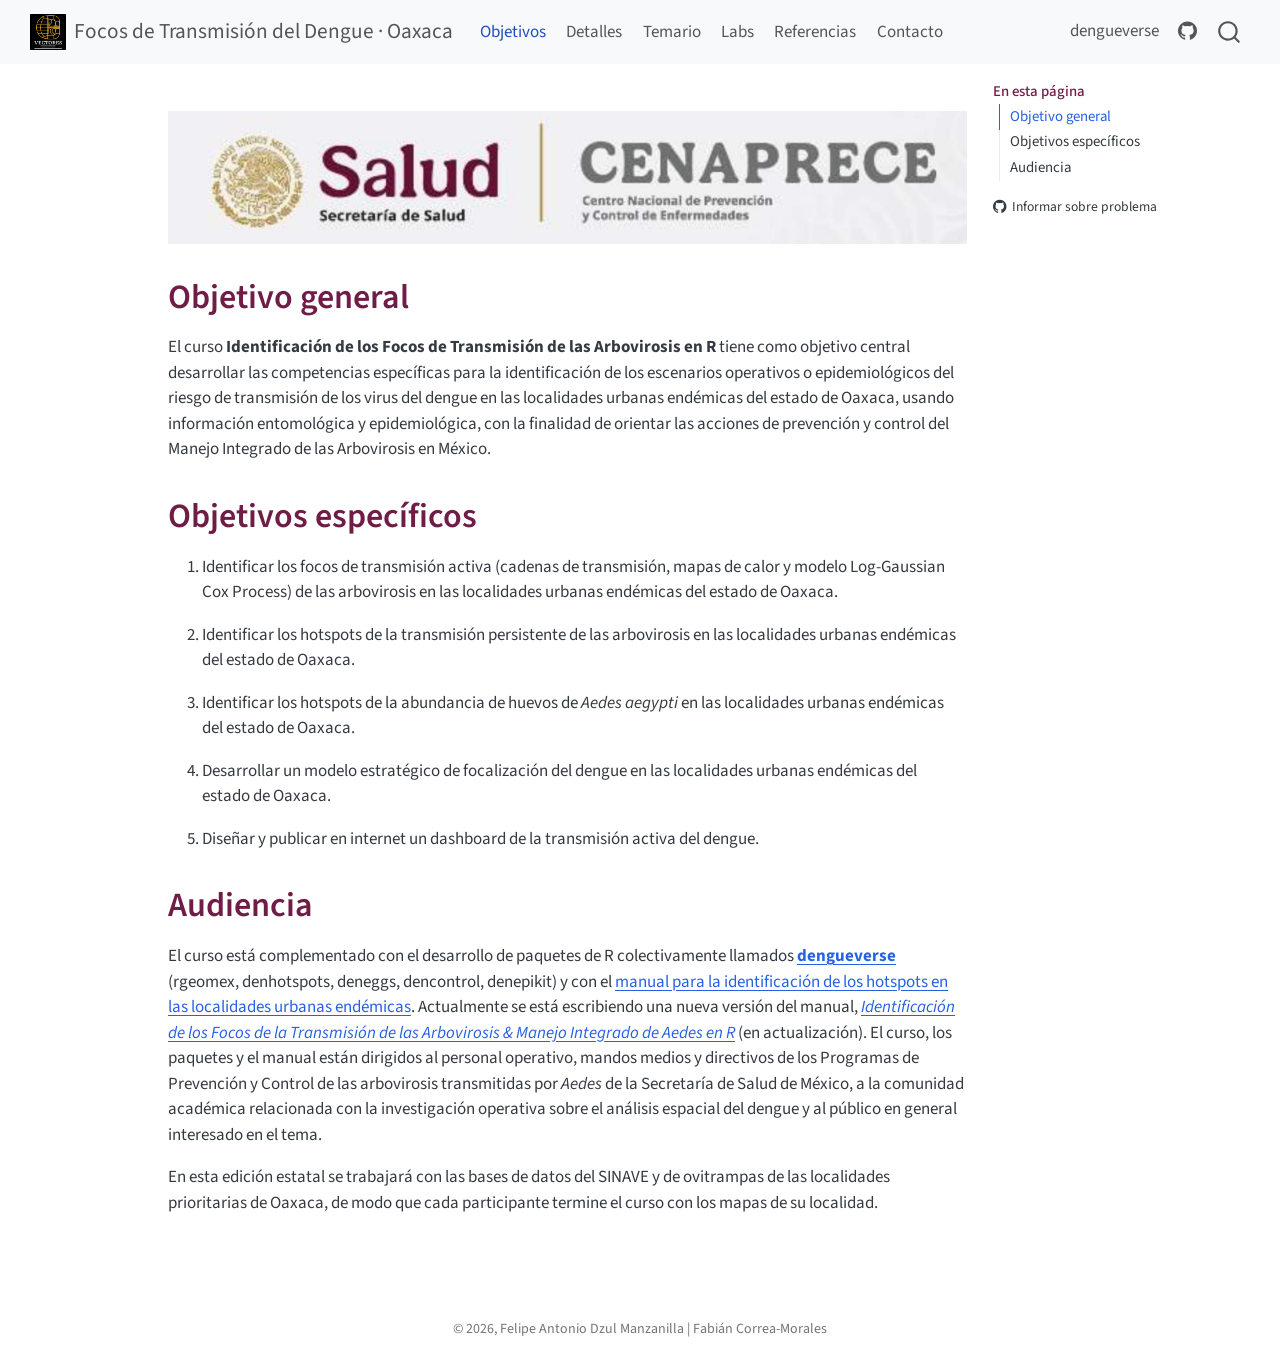
<file: docs/index.html>
<!DOCTYPE html>
<html xmlns="http://www.w3.org/1999/xhtml" lang="es" xml:lang="es"><head>

<meta charset="utf-8">
<meta name="generator" content="quarto-1.8.27">

<meta name="viewport" content="width=device-width, initial-scale=1.0, user-scalable=yes">


<title>Focos de Transmisión del Dengue · Oaxaca</title>
<style>
code{white-space: pre-wrap;}
span.smallcaps{font-variant: small-caps;}
div.columns{display: flex; gap: min(4vw, 1.5em);}
div.column{flex: auto; overflow-x: auto;}
div.hanging-indent{margin-left: 1.5em; text-indent: -1.5em;}
ul.task-list{list-style: none;}
ul.task-list li input[type="checkbox"] {
  width: 0.8em;
  margin: 0 0.8em 0.2em -1em; /* quarto-specific, see https://github.com/quarto-dev/quarto-cli/issues/4556 */ 
  vertical-align: middle;
}
</style>


<script src="site_libs/quarto-nav/quarto-nav.js"></script>
<script src="site_libs/quarto-nav/headroom.min.js"></script>
<script src="site_libs/clipboard/clipboard.min.js"></script>
<script src="site_libs/quarto-search/autocomplete.umd.js"></script>
<script src="site_libs/quarto-search/fuse.min.js"></script>
<script src="site_libs/quarto-search/quarto-search.js"></script>
<meta name="quarto:offset" content="./">
<link href="./imagenes/vectores.png" rel="icon" type="image/png">
<script src="site_libs/quarto-html/quarto.js" type="module"></script>
<script src="site_libs/quarto-html/tabsets/tabsets.js" type="module"></script>
<script src="site_libs/quarto-html/axe/axe-check.js" type="module"></script>
<script src="site_libs/quarto-html/popper.min.js"></script>
<script src="site_libs/quarto-html/tippy.umd.min.js"></script>
<script src="site_libs/quarto-html/anchor.min.js"></script>
<link href="site_libs/quarto-html/tippy.css" rel="stylesheet">
<link href="site_libs/quarto-html/quarto-syntax-highlighting-ed96de9b727972fe78a7b5d16c58bf87.css" rel="stylesheet" id="quarto-text-highlighting-styles">
<script src="site_libs/bootstrap/bootstrap.min.js"></script>
<link href="site_libs/bootstrap/bootstrap-icons.css" rel="stylesheet">
<link href="site_libs/bootstrap/bootstrap-5b4ad623e5705c0698d39aec6f10cf02.min.css" rel="stylesheet" append-hash="true" id="quarto-bootstrap" data-mode="light">
<script id="quarto-search-options" type="application/json">{
  "location": "navbar",
  "copy-button": false,
  "collapse-after": 3,
  "panel-placement": "end",
  "type": "overlay",
  "limit": 50,
  "keyboard-shortcut": [
    "f",
    "/",
    "s"
  ],
  "show-item-context": false,
  "language": {
    "search-no-results-text": "No se han encontrado resultados",
    "search-matching-documents-text": "documentos encontrados",
    "search-copy-link-title": "Copiar el enlace en la búsqueda",
    "search-hide-matches-text": "Ocultar resultados adicionales",
    "search-more-match-text": "resultado adicional en este documento",
    "search-more-matches-text": "resultados adicionales en este documento",
    "search-clear-button-title": "Borrar",
    "search-text-placeholder": "",
    "search-detached-cancel-button-title": "Cancelar",
    "search-submit-button-title": "Enviar",
    "search-label": "Buscar"
  }
}</script>


<link rel="stylesheet" href="styles.css">
</head>

<body class="nav-fixed quarto-light">

<div id="quarto-search-results"></div>
  <header id="quarto-header" class="headroom fixed-top">
    <nav class="navbar navbar-expand-lg " data-bs-theme="dark">
      <div class="navbar-container container-fluid">
      <div class="navbar-brand-container mx-auto">
    <a href="./index.html" class="navbar-brand navbar-brand-logo">
    <img src="./imagenes/vectores.png" alt="" class="navbar-logo light-content">
    <img src="./imagenes/vectores.png" alt="" class="navbar-logo dark-content">
    </a>
    <a class="navbar-brand" href="./index.html">
    <span class="navbar-title">Focos de Transmisión del Dengue · Oaxaca</span>
    </a>
  </div>
            <div id="quarto-search" class="" title="Buscar"></div>
          <button class="navbar-toggler" type="button" data-bs-toggle="collapse" data-bs-target="#navbarCollapse" aria-controls="navbarCollapse" role="menu" aria-expanded="false" aria-label="Navegación de palanca" onclick="if (window.quartoToggleHeadroom) { window.quartoToggleHeadroom(); }">
  <span class="navbar-toggler-icon"></span>
</button>
          <div class="collapse navbar-collapse" id="navbarCollapse">
            <ul class="navbar-nav navbar-nav-scroll me-auto">
  <li class="nav-item">
    <a class="nav-link active" href="./index.html" aria-current="page"> 
<span class="menu-text">Objetivos</span></a>
  </li>  
  <li class="nav-item">
    <a class="nav-link" href="./about.html"> 
<span class="menu-text">Detalles</span></a>
  </li>  
  <li class="nav-item">
    <a class="nav-link" href="./temario.html"> 
<span class="menu-text">Temario</span></a>
  </li>  
  <li class="nav-item">
    <a class="nav-link" href="./Labs.html"> 
<span class="menu-text">Labs</span></a>
  </li>  
  <li class="nav-item">
    <a class="nav-link" href="./links.html"> 
<span class="menu-text">Referencias</span></a>
  </li>  
  <li class="nav-item">
    <a class="nav-link" href="./contacto.html"> 
<span class="menu-text">Contacto</span></a>
  </li>  
</ul>
            <ul class="navbar-nav navbar-nav-scroll ms-auto">
  <li class="nav-item">
    <a class="nav-link" href="https://fdzul.r-universe.dev"> 
<span class="menu-text">dengueverse</span></a>
  </li>  
  <li class="nav-item compact">
    <a class="nav-link" href="https://github.com/fdzul/focos_transmision_dengue_oaxaca_2026"> <i class="bi bi-github" role="img">
</i> 
<span class="menu-text"></span></a>
  </li>  
</ul>
          </div> <!-- /navcollapse -->
            <div class="quarto-navbar-tools">
</div>
      </div> <!-- /container-fluid -->
    </nav>
</header>
<!-- content -->
<div id="quarto-content" class="quarto-container page-columns page-rows-contents page-layout-article page-navbar">
<!-- sidebar -->
<!-- margin-sidebar -->
    <div id="quarto-margin-sidebar" class="sidebar margin-sidebar">
        <nav id="TOC" role="doc-toc" class="toc-active">
    <h2 id="toc-title">En esta página</h2>
   
  <ul>
  <li><a href="#objetivo-general" id="toc-objetivo-general" class="nav-link active" data-scroll-target="#objetivo-general">Objetivo general</a></li>
  <li><a href="#objetivos-específicos" id="toc-objetivos-específicos" class="nav-link" data-scroll-target="#objetivos-específicos">Objetivos específicos</a></li>
  <li><a href="#audiencia" id="toc-audiencia" class="nav-link" data-scroll-target="#audiencia">Audiencia</a></li>
  </ul>
<div class="toc-actions"><ul><li><a href="https://github.com/fdzul/focos_transmision_dengue_oaxaca_2026/issues/new" class="toc-action"><i class="bi bi-github"></i>Informar sobre problema</a></li></ul></div></nav>
    </div>
<!-- main -->
<main class="content" id="quarto-document-content"><header id="title-block-header" class="quarto-title-block"></header>




<p><img src="imagenes/cenaprece.png" class="img-fluid"></p>
<section id="objetivo-general" class="level1">
<h1>Objetivo general</h1>
<p>El curso <strong>Identificación de los Focos de Transmisión de las Arbovirosis en R</strong> tiene como objetivo central desarrollar las competencias específicas para la identificación de los escenarios operativos o epidemiológicos del riesgo de transmisión de los virus del dengue en las localidades urbanas endémicas del estado de Oaxaca, usando información entomológica y epidemiológica, con la finalidad de orientar las acciones de prevención y control del Manejo Integrado de las Arbovirosis en México.</p>
</section>
<section id="objetivos-específicos" class="level1">
<h1>Objetivos específicos</h1>
<ol type="1">
<li><p>Identificar los focos de transmisión activa (cadenas de transmisión, mapas de calor y modelo Log-Gaussian Cox Process) de las arbovirosis en las localidades urbanas endémicas del estado de Oaxaca.</p></li>
<li><p>Identificar los hotspots de la transmisión persistente de las arbovirosis en las localidades urbanas endémicas del estado de Oaxaca.</p></li>
<li><p>Identificar los hotspots de la abundancia de huevos de <em>Aedes aegypti</em> en las localidades urbanas endémicas del estado de Oaxaca.</p></li>
<li><p>Desarrollar un modelo estratégico de focalización del dengue en las localidades urbanas endémicas del estado de Oaxaca.</p></li>
<li><p>Diseñar y publicar en internet un dashboard de la transmisión activa del dengue.</p></li>
</ol>
</section>
<section id="audiencia" class="level1">
<h1>Audiencia</h1>
<p>El curso está complementado con el desarrollo de paquetes de R colectivamente llamados <a href="https://fdzul.r-universe.dev"><strong>dengueverse</strong></a> (rgeomex, denhotspots, deneggs, dencontrol, denepikit) y con el <a href="https://fdzul.github.io/manual_hotspots/">manual para la identificación de los hotspots en las localidades urbanas endémicas</a>. Actualmente se está escribiendo una nueva versión del manual, <a href="https://flourishing-jelly-b34c35.netlify.app"><em>Identificación de los Focos de la Transmisión de las Arbovirosis &amp; Manejo Integrado de Aedes en R</em></a> (en actualización). El curso, los paquetes y el manual están dirigidos al personal operativo, mandos medios y directivos de los Programas de Prevención y Control de las arbovirosis transmitidas por <em>Aedes</em> de la Secretaría de Salud de México, a la comunidad académica relacionada con la investigación operativa sobre el análisis espacial del dengue y al público en general interesado en el tema.</p>
<p>En esta edición estatal se trabajará con las bases de datos del SINAVE y de ovitrampas de las localidades prioritarias de Oaxaca, de modo que cada participante termine el curso con los mapas de su localidad.</p>


</section>

</main> <!-- /main -->
<script id="quarto-html-after-body" type="application/javascript">
  window.document.addEventListener("DOMContentLoaded", function (event) {
    const icon = "";
    const anchorJS = new window.AnchorJS();
    anchorJS.options = {
      placement: 'right',
      icon: icon
    };
    anchorJS.add('.anchored');
    const isCodeAnnotation = (el) => {
      for (const clz of el.classList) {
        if (clz.startsWith('code-annotation-')) {                     
          return true;
        }
      }
      return false;
    }
    const onCopySuccess = function(e) {
      // button target
      const button = e.trigger;
      // don't keep focus
      button.blur();
      // flash "checked"
      button.classList.add('code-copy-button-checked');
      var currentTitle = button.getAttribute("title");
      button.setAttribute("title", "Copiado");
      let tooltip;
      if (window.bootstrap) {
        button.setAttribute("data-bs-toggle", "tooltip");
        button.setAttribute("data-bs-placement", "left");
        button.setAttribute("data-bs-title", "Copiado");
        tooltip = new bootstrap.Tooltip(button, 
          { trigger: "manual", 
            customClass: "code-copy-button-tooltip",
            offset: [0, -8]});
        tooltip.show();    
      }
      setTimeout(function() {
        if (tooltip) {
          tooltip.hide();
          button.removeAttribute("data-bs-title");
          button.removeAttribute("data-bs-toggle");
          button.removeAttribute("data-bs-placement");
        }
        button.setAttribute("title", currentTitle);
        button.classList.remove('code-copy-button-checked');
      }, 1000);
      // clear code selection
      e.clearSelection();
    }
    const getTextToCopy = function(trigger) {
      const outerScaffold = trigger.parentElement.cloneNode(true);
      const codeEl = outerScaffold.querySelector('code');
      for (const childEl of codeEl.children) {
        if (isCodeAnnotation(childEl)) {
          childEl.remove();
        }
      }
      return codeEl.innerText;
    }
    const clipboard = new window.ClipboardJS('.code-copy-button:not([data-in-quarto-modal])', {
      text: getTextToCopy
    });
    clipboard.on('success', onCopySuccess);
    if (window.document.getElementById('quarto-embedded-source-code-modal')) {
      const clipboardModal = new window.ClipboardJS('.code-copy-button[data-in-quarto-modal]', {
        text: getTextToCopy,
        container: window.document.getElementById('quarto-embedded-source-code-modal')
      });
      clipboardModal.on('success', onCopySuccess);
    }
      var localhostRegex = new RegExp(/^(?:http|https):\/\/localhost\:?[0-9]*\//);
      var mailtoRegex = new RegExp(/^mailto:/);
        var filterRegex = new RegExp('/' + window.location.host + '/');
      var isInternal = (href) => {
          return filterRegex.test(href) || localhostRegex.test(href) || mailtoRegex.test(href);
      }
      // Inspect non-navigation links and adorn them if external
     var links = window.document.querySelectorAll('a[href]:not(.nav-link):not(.navbar-brand):not(.toc-action):not(.sidebar-link):not(.sidebar-item-toggle):not(.pagination-link):not(.no-external):not([aria-hidden]):not(.dropdown-item):not(.quarto-navigation-tool):not(.about-link)');
      for (var i=0; i<links.length; i++) {
        const link = links[i];
        if (!isInternal(link.href)) {
          // undo the damage that might have been done by quarto-nav.js in the case of
          // links that we want to consider external
          if (link.dataset.originalHref !== undefined) {
            link.href = link.dataset.originalHref;
          }
        }
      }
    function tippyHover(el, contentFn, onTriggerFn, onUntriggerFn) {
      const config = {
        allowHTML: true,
        maxWidth: 500,
        delay: 100,
        arrow: false,
        appendTo: function(el) {
            return el.parentElement;
        },
        interactive: true,
        interactiveBorder: 10,
        theme: 'quarto',
        placement: 'bottom-start',
      };
      if (contentFn) {
        config.content = contentFn;
      }
      if (onTriggerFn) {
        config.onTrigger = onTriggerFn;
      }
      if (onUntriggerFn) {
        config.onUntrigger = onUntriggerFn;
      }
      window.tippy(el, config); 
    }
    const noterefs = window.document.querySelectorAll('a[role="doc-noteref"]');
    for (var i=0; i<noterefs.length; i++) {
      const ref = noterefs[i];
      tippyHover(ref, function() {
        // use id or data attribute instead here
        let href = ref.getAttribute('data-footnote-href') || ref.getAttribute('href');
        try { href = new URL(href).hash; } catch {}
        const id = href.replace(/^#\/?/, "");
        const note = window.document.getElementById(id);
        if (note) {
          return note.innerHTML;
        } else {
          return "";
        }
      });
    }
    const xrefs = window.document.querySelectorAll('a.quarto-xref');
    const processXRef = (id, note) => {
      // Strip column container classes
      const stripColumnClz = (el) => {
        el.classList.remove("page-full", "page-columns");
        if (el.children) {
          for (const child of el.children) {
            stripColumnClz(child);
          }
        }
      }
      stripColumnClz(note)
      if (id === null || id.startsWith('sec-')) {
        // Special case sections, only their first couple elements
        const container = document.createElement("div");
        if (note.children && note.children.length > 2) {
          container.appendChild(note.children[0].cloneNode(true));
          for (let i = 1; i < note.children.length; i++) {
            const child = note.children[i];
            if (child.tagName === "P" && child.innerText === "") {
              continue;
            } else {
              container.appendChild(child.cloneNode(true));
              break;
            }
          }
          if (window.Quarto?.typesetMath) {
            window.Quarto.typesetMath(container);
          }
          return container.innerHTML
        } else {
          if (window.Quarto?.typesetMath) {
            window.Quarto.typesetMath(note);
          }
          return note.innerHTML;
        }
      } else {
        // Remove any anchor links if they are present
        const anchorLink = note.querySelector('a.anchorjs-link');
        if (anchorLink) {
          anchorLink.remove();
        }
        if (window.Quarto?.typesetMath) {
          window.Quarto.typesetMath(note);
        }
        if (note.classList.contains("callout")) {
          return note.outerHTML;
        } else {
          return note.innerHTML;
        }
      }
    }
    for (var i=0; i<xrefs.length; i++) {
      const xref = xrefs[i];
      tippyHover(xref, undefined, function(instance) {
        instance.disable();
        let url = xref.getAttribute('href');
        let hash = undefined; 
        if (url.startsWith('#')) {
          hash = url;
        } else {
          try { hash = new URL(url).hash; } catch {}
        }
        if (hash) {
          const id = hash.replace(/^#\/?/, "");
          const note = window.document.getElementById(id);
          if (note !== null) {
            try {
              const html = processXRef(id, note.cloneNode(true));
              instance.setContent(html);
            } finally {
              instance.enable();
              instance.show();
            }
          } else {
            // See if we can fetch this
            fetch(url.split('#')[0])
            .then(res => res.text())
            .then(html => {
              const parser = new DOMParser();
              const htmlDoc = parser.parseFromString(html, "text/html");
              const note = htmlDoc.getElementById(id);
              if (note !== null) {
                const html = processXRef(id, note);
                instance.setContent(html);
              } 
            }).finally(() => {
              instance.enable();
              instance.show();
            });
          }
        } else {
          // See if we can fetch a full url (with no hash to target)
          // This is a special case and we should probably do some content thinning / targeting
          fetch(url)
          .then(res => res.text())
          .then(html => {
            const parser = new DOMParser();
            const htmlDoc = parser.parseFromString(html, "text/html");
            const note = htmlDoc.querySelector('main.content');
            if (note !== null) {
              // This should only happen for chapter cross references
              // (since there is no id in the URL)
              // remove the first header
              if (note.children.length > 0 && note.children[0].tagName === "HEADER") {
                note.children[0].remove();
              }
              const html = processXRef(null, note);
              instance.setContent(html);
            } 
          }).finally(() => {
            instance.enable();
            instance.show();
          });
        }
      }, function(instance) {
      });
    }
        let selectedAnnoteEl;
        const selectorForAnnotation = ( cell, annotation) => {
          let cellAttr = 'data-code-cell="' + cell + '"';
          let lineAttr = 'data-code-annotation="' +  annotation + '"';
          const selector = 'span[' + cellAttr + '][' + lineAttr + ']';
          return selector;
        }
        const selectCodeLines = (annoteEl) => {
          const doc = window.document;
          const targetCell = annoteEl.getAttribute("data-target-cell");
          const targetAnnotation = annoteEl.getAttribute("data-target-annotation");
          const annoteSpan = window.document.querySelector(selectorForAnnotation(targetCell, targetAnnotation));
          const lines = annoteSpan.getAttribute("data-code-lines").split(",");
          const lineIds = lines.map((line) => {
            return targetCell + "-" + line;
          })
          let top = null;
          let height = null;
          let parent = null;
          if (lineIds.length > 0) {
              //compute the position of the single el (top and bottom and make a div)
              const el = window.document.getElementById(lineIds[0]);
              top = el.offsetTop;
              height = el.offsetHeight;
              parent = el.parentElement.parentElement;
            if (lineIds.length > 1) {
              const lastEl = window.document.getElementById(lineIds[lineIds.length - 1]);
              const bottom = lastEl.offsetTop + lastEl.offsetHeight;
              height = bottom - top;
            }
            if (top !== null && height !== null && parent !== null) {
              // cook up a div (if necessary) and position it 
              let div = window.document.getElementById("code-annotation-line-highlight");
              if (div === null) {
                div = window.document.createElement("div");
                div.setAttribute("id", "code-annotation-line-highlight");
                div.style.position = 'absolute';
                parent.appendChild(div);
              }
              div.style.top = top - 2 + "px";
              div.style.height = height + 4 + "px";
              div.style.left = 0;
              let gutterDiv = window.document.getElementById("code-annotation-line-highlight-gutter");
              if (gutterDiv === null) {
                gutterDiv = window.document.createElement("div");
                gutterDiv.setAttribute("id", "code-annotation-line-highlight-gutter");
                gutterDiv.style.position = 'absolute';
                const codeCell = window.document.getElementById(targetCell);
                const gutter = codeCell.querySelector('.code-annotation-gutter');
                gutter.appendChild(gutterDiv);
              }
              gutterDiv.style.top = top - 2 + "px";
              gutterDiv.style.height = height + 4 + "px";
            }
            selectedAnnoteEl = annoteEl;
          }
        };
        const unselectCodeLines = () => {
          const elementsIds = ["code-annotation-line-highlight", "code-annotation-line-highlight-gutter"];
          elementsIds.forEach((elId) => {
            const div = window.document.getElementById(elId);
            if (div) {
              div.remove();
            }
          });
          selectedAnnoteEl = undefined;
        };
          // Handle positioning of the toggle
      window.addEventListener(
        "resize",
        throttle(() => {
          elRect = undefined;
          if (selectedAnnoteEl) {
            selectCodeLines(selectedAnnoteEl);
          }
        }, 10)
      );
      function throttle(fn, ms) {
      let throttle = false;
      let timer;
        return (...args) => {
          if(!throttle) { // first call gets through
              fn.apply(this, args);
              throttle = true;
          } else { // all the others get throttled
              if(timer) clearTimeout(timer); // cancel #2
              timer = setTimeout(() => {
                fn.apply(this, args);
                timer = throttle = false;
              }, ms);
          }
        };
      }
        // Attach click handler to the DT
        const annoteDls = window.document.querySelectorAll('dt[data-target-cell]');
        for (const annoteDlNode of annoteDls) {
          annoteDlNode.addEventListener('click', (event) => {
            const clickedEl = event.target;
            if (clickedEl !== selectedAnnoteEl) {
              unselectCodeLines();
              const activeEl = window.document.querySelector('dt[data-target-cell].code-annotation-active');
              if (activeEl) {
                activeEl.classList.remove('code-annotation-active');
              }
              selectCodeLines(clickedEl);
              clickedEl.classList.add('code-annotation-active');
            } else {
              // Unselect the line
              unselectCodeLines();
              clickedEl.classList.remove('code-annotation-active');
            }
          });
        }
    const findCites = (el) => {
      const parentEl = el.parentElement;
      if (parentEl) {
        const cites = parentEl.dataset.cites;
        if (cites) {
          return {
            el,
            cites: cites.split(' ')
          };
        } else {
          return findCites(el.parentElement)
        }
      } else {
        return undefined;
      }
    };
    var bibliorefs = window.document.querySelectorAll('a[role="doc-biblioref"]');
    for (var i=0; i<bibliorefs.length; i++) {
      const ref = bibliorefs[i];
      const citeInfo = findCites(ref);
      if (citeInfo) {
        tippyHover(citeInfo.el, function() {
          var popup = window.document.createElement('div');
          citeInfo.cites.forEach(function(cite) {
            var citeDiv = window.document.createElement('div');
            citeDiv.classList.add('hanging-indent');
            citeDiv.classList.add('csl-entry');
            var biblioDiv = window.document.getElementById('ref-' + cite);
            if (biblioDiv) {
              citeDiv.innerHTML = biblioDiv.innerHTML;
            }
            popup.appendChild(citeDiv);
          });
          return popup.innerHTML;
        });
      }
    }
  });
  </script>
</div> <!-- /content -->
<footer class="footer">
  <div class="nav-footer">
    <div class="nav-footer-left">
      &nbsp;
    </div>   
    <div class="nav-footer-center">
<p>© 2026, Felipe Antonio Dzul Manzanilla | Fabián Correa-Morales</p>
<div class="toc-actions d-sm-block d-md-none"><ul><li><a href="https://github.com/fdzul/focos_transmision_dengue_oaxaca_2026/issues/new" class="toc-action"><i class="bi bi-github"></i>Informar sobre problema</a></li></ul></div></div>
    <div class="nav-footer-right">
      &nbsp;
    </div>
  </div>
</footer>




</body></html>
</file>
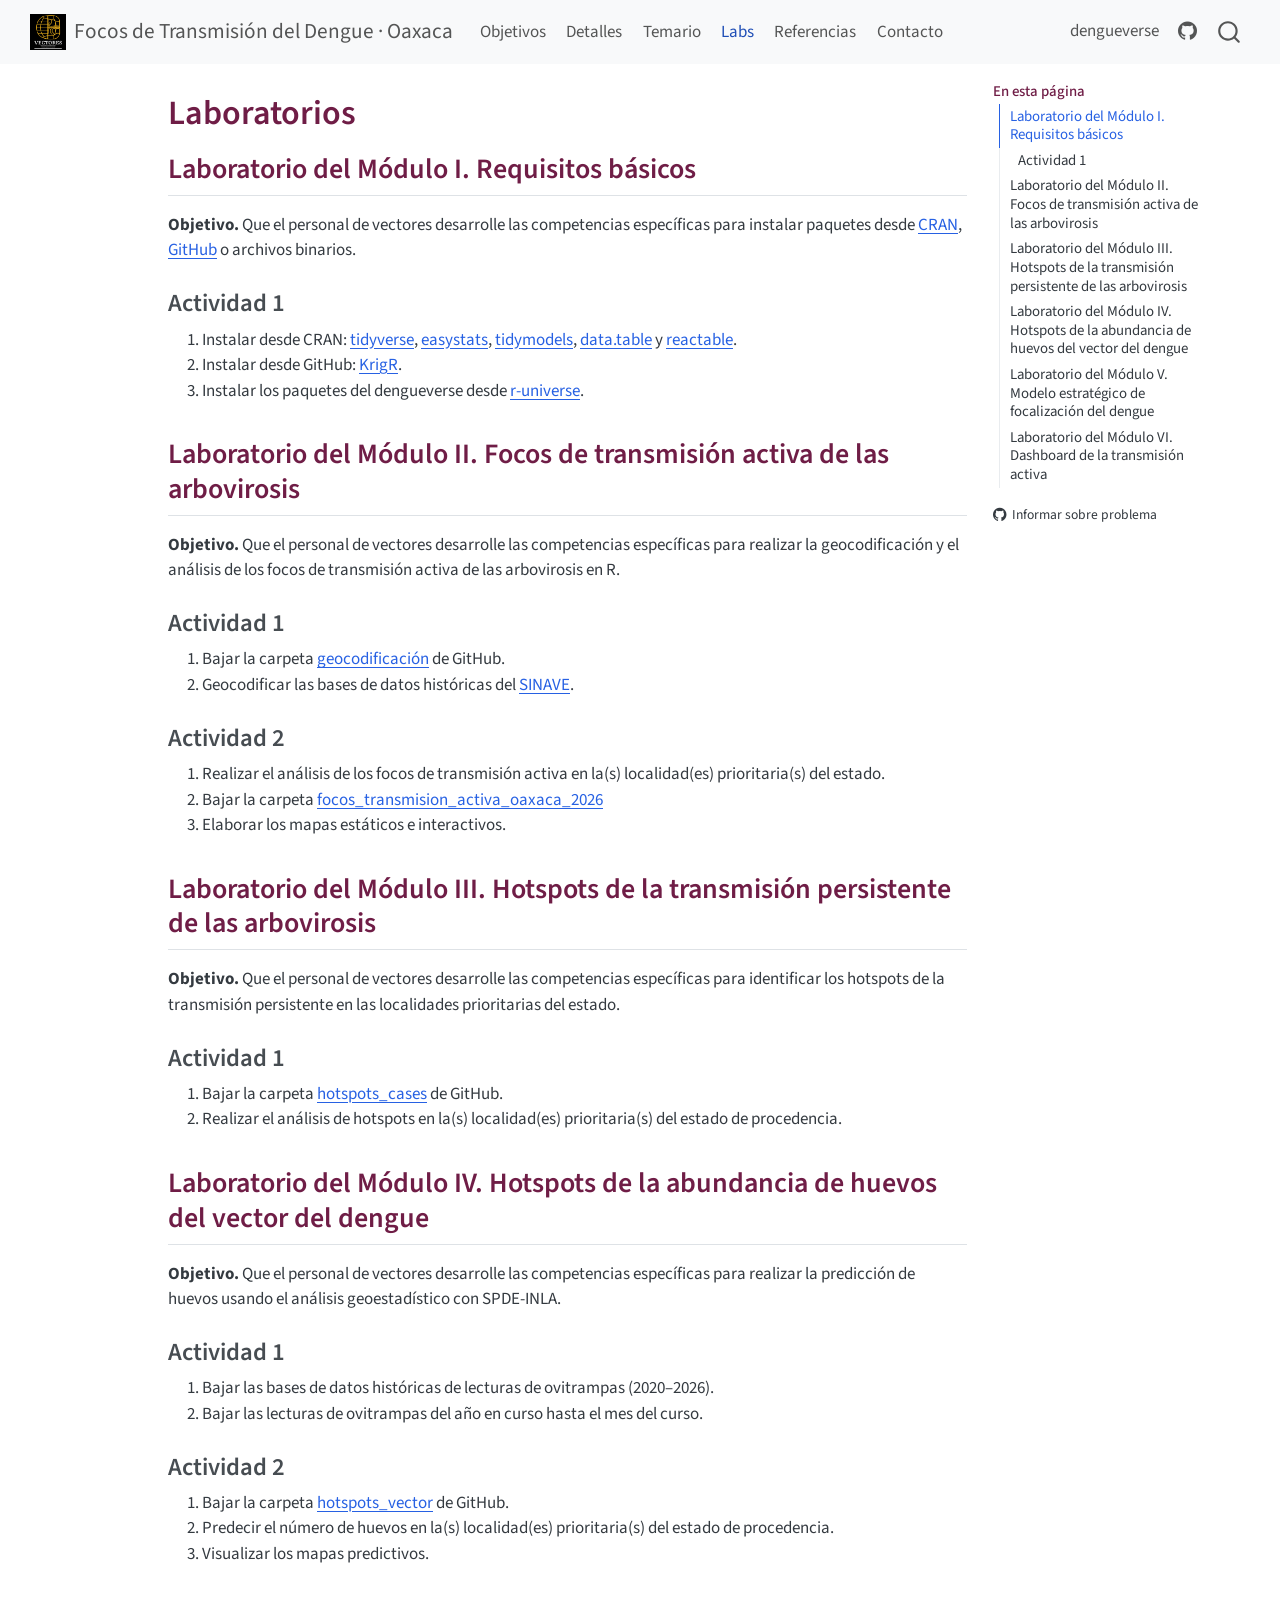
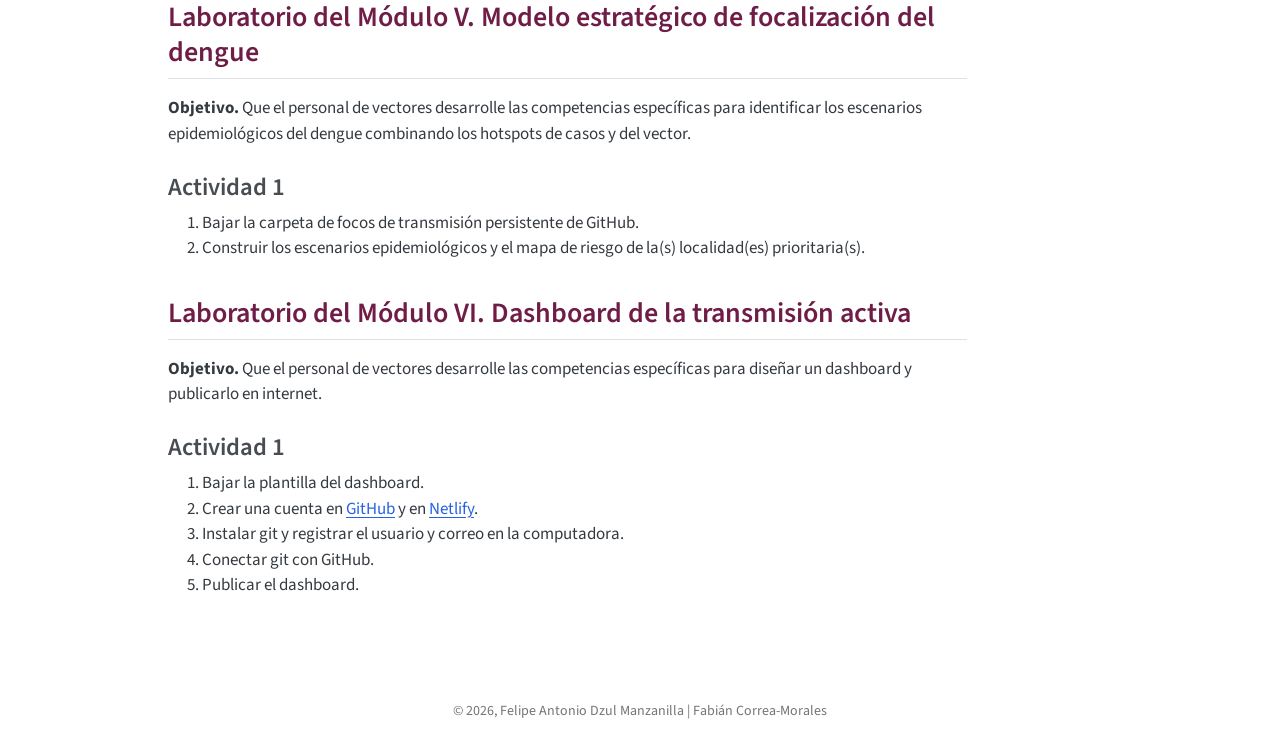
<file: docs/Labs.html>
<!DOCTYPE html>
<html xmlns="http://www.w3.org/1999/xhtml" lang="es" xml:lang="es"><head>

<meta charset="utf-8">
<meta name="generator" content="quarto-1.8.27">

<meta name="viewport" content="width=device-width, initial-scale=1.0, user-scalable=yes">


<title>Laboratorios – Focos de Transmisión del Dengue · Oaxaca</title>
<style>
code{white-space: pre-wrap;}
span.smallcaps{font-variant: small-caps;}
div.columns{display: flex; gap: min(4vw, 1.5em);}
div.column{flex: auto; overflow-x: auto;}
div.hanging-indent{margin-left: 1.5em; text-indent: -1.5em;}
ul.task-list{list-style: none;}
ul.task-list li input[type="checkbox"] {
  width: 0.8em;
  margin: 0 0.8em 0.2em -1em; /* quarto-specific, see https://github.com/quarto-dev/quarto-cli/issues/4556 */ 
  vertical-align: middle;
}
</style>


<script src="site_libs/quarto-nav/quarto-nav.js"></script>
<script src="site_libs/quarto-nav/headroom.min.js"></script>
<script src="site_libs/clipboard/clipboard.min.js"></script>
<script src="site_libs/quarto-search/autocomplete.umd.js"></script>
<script src="site_libs/quarto-search/fuse.min.js"></script>
<script src="site_libs/quarto-search/quarto-search.js"></script>
<meta name="quarto:offset" content="./">
<link href="./imagenes/vectores.png" rel="icon" type="image/png">
<script src="site_libs/quarto-html/quarto.js" type="module"></script>
<script src="site_libs/quarto-html/tabsets/tabsets.js" type="module"></script>
<script src="site_libs/quarto-html/axe/axe-check.js" type="module"></script>
<script src="site_libs/quarto-html/popper.min.js"></script>
<script src="site_libs/quarto-html/tippy.umd.min.js"></script>
<script src="site_libs/quarto-html/anchor.min.js"></script>
<link href="site_libs/quarto-html/tippy.css" rel="stylesheet">
<link href="site_libs/quarto-html/quarto-syntax-highlighting-ed96de9b727972fe78a7b5d16c58bf87.css" rel="stylesheet" id="quarto-text-highlighting-styles">
<script src="site_libs/bootstrap/bootstrap.min.js"></script>
<link href="site_libs/bootstrap/bootstrap-icons.css" rel="stylesheet">
<link href="site_libs/bootstrap/bootstrap-5b4ad623e5705c0698d39aec6f10cf02.min.css" rel="stylesheet" append-hash="true" id="quarto-bootstrap" data-mode="light">
<script id="quarto-search-options" type="application/json">{
  "location": "navbar",
  "copy-button": false,
  "collapse-after": 3,
  "panel-placement": "end",
  "type": "overlay",
  "limit": 50,
  "keyboard-shortcut": [
    "f",
    "/",
    "s"
  ],
  "show-item-context": false,
  "language": {
    "search-no-results-text": "No se han encontrado resultados",
    "search-matching-documents-text": "documentos encontrados",
    "search-copy-link-title": "Copiar el enlace en la búsqueda",
    "search-hide-matches-text": "Ocultar resultados adicionales",
    "search-more-match-text": "resultado adicional en este documento",
    "search-more-matches-text": "resultados adicionales en este documento",
    "search-clear-button-title": "Borrar",
    "search-text-placeholder": "",
    "search-detached-cancel-button-title": "Cancelar",
    "search-submit-button-title": "Enviar",
    "search-label": "Buscar"
  }
}</script>


<link rel="stylesheet" href="styles.css">
</head>

<body class="nav-fixed quarto-light">

<div id="quarto-search-results"></div>
  <header id="quarto-header" class="headroom fixed-top">
    <nav class="navbar navbar-expand-lg " data-bs-theme="dark">
      <div class="navbar-container container-fluid">
      <div class="navbar-brand-container mx-auto">
    <a href="./index.html" class="navbar-brand navbar-brand-logo">
    <img src="./imagenes/vectores.png" alt="" class="navbar-logo light-content">
    <img src="./imagenes/vectores.png" alt="" class="navbar-logo dark-content">
    </a>
    <a class="navbar-brand" href="./index.html">
    <span class="navbar-title">Focos de Transmisión del Dengue · Oaxaca</span>
    </a>
  </div>
            <div id="quarto-search" class="" title="Buscar"></div>
          <button class="navbar-toggler" type="button" data-bs-toggle="collapse" data-bs-target="#navbarCollapse" aria-controls="navbarCollapse" role="menu" aria-expanded="false" aria-label="Navegación de palanca" onclick="if (window.quartoToggleHeadroom) { window.quartoToggleHeadroom(); }">
  <span class="navbar-toggler-icon"></span>
</button>
          <div class="collapse navbar-collapse" id="navbarCollapse">
            <ul class="navbar-nav navbar-nav-scroll me-auto">
  <li class="nav-item">
    <a class="nav-link" href="./index.html"> 
<span class="menu-text">Objetivos</span></a>
  </li>  
  <li class="nav-item">
    <a class="nav-link" href="./about.html"> 
<span class="menu-text">Detalles</span></a>
  </li>  
  <li class="nav-item">
    <a class="nav-link" href="./temario.html"> 
<span class="menu-text">Temario</span></a>
  </li>  
  <li class="nav-item">
    <a class="nav-link active" href="./Labs.html" aria-current="page"> 
<span class="menu-text">Labs</span></a>
  </li>  
  <li class="nav-item">
    <a class="nav-link" href="./links.html"> 
<span class="menu-text">Referencias</span></a>
  </li>  
  <li class="nav-item">
    <a class="nav-link" href="./contacto.html"> 
<span class="menu-text">Contacto</span></a>
  </li>  
</ul>
            <ul class="navbar-nav navbar-nav-scroll ms-auto">
  <li class="nav-item">
    <a class="nav-link" href="https://fdzul.r-universe.dev"> 
<span class="menu-text">dengueverse</span></a>
  </li>  
  <li class="nav-item compact">
    <a class="nav-link" href="https://github.com/fdzul/focos_transmision_dengue_oaxaca_2026"> <i class="bi bi-github" role="img">
</i> 
<span class="menu-text"></span></a>
  </li>  
</ul>
          </div> <!-- /navcollapse -->
            <div class="quarto-navbar-tools">
</div>
      </div> <!-- /container-fluid -->
    </nav>
</header>
<!-- content -->
<div id="quarto-content" class="quarto-container page-columns page-rows-contents page-layout-article page-navbar">
<!-- sidebar -->
<!-- margin-sidebar -->
    <div id="quarto-margin-sidebar" class="sidebar margin-sidebar">
        <nav id="TOC" role="doc-toc" class="toc-active">
    <h2 id="toc-title">En esta página</h2>
   
  <ul>
  <li><a href="#laboratorio-del-módulo-i.-requisitos-básicos" id="toc-laboratorio-del-módulo-i.-requisitos-básicos" class="nav-link active" data-scroll-target="#laboratorio-del-módulo-i.-requisitos-básicos">Laboratorio del Módulo I. Requisitos básicos</a>
  <ul class="collapse">
  <li><a href="#actividad-1" id="toc-actividad-1" class="nav-link" data-scroll-target="#actividad-1">Actividad 1</a></li>
  </ul></li>
  <li><a href="#laboratorio-del-módulo-ii.-focos-de-transmisión-activa-de-las-arbovirosis" id="toc-laboratorio-del-módulo-ii.-focos-de-transmisión-activa-de-las-arbovirosis" class="nav-link" data-scroll-target="#laboratorio-del-módulo-ii.-focos-de-transmisión-activa-de-las-arbovirosis">Laboratorio del Módulo II. Focos de transmisión activa de las arbovirosis</a>
  <ul class="collapse">
  <li><a href="#actividad-1-1" id="toc-actividad-1-1" class="nav-link" data-scroll-target="#actividad-1-1">Actividad 1</a></li>
  <li><a href="#actividad-2" id="toc-actividad-2" class="nav-link" data-scroll-target="#actividad-2">Actividad 2</a></li>
  </ul></li>
  <li><a href="#laboratorio-del-módulo-iii.-hotspots-de-la-transmisión-persistente-de-las-arbovirosis" id="toc-laboratorio-del-módulo-iii.-hotspots-de-la-transmisión-persistente-de-las-arbovirosis" class="nav-link" data-scroll-target="#laboratorio-del-módulo-iii.-hotspots-de-la-transmisión-persistente-de-las-arbovirosis">Laboratorio del Módulo III. Hotspots de la transmisión persistente de las arbovirosis</a>
  <ul class="collapse">
  <li><a href="#actividad-1-2" id="toc-actividad-1-2" class="nav-link" data-scroll-target="#actividad-1-2">Actividad 1</a></li>
  </ul></li>
  <li><a href="#laboratorio-del-módulo-iv.-hotspots-de-la-abundancia-de-huevos-del-vector-del-dengue" id="toc-laboratorio-del-módulo-iv.-hotspots-de-la-abundancia-de-huevos-del-vector-del-dengue" class="nav-link" data-scroll-target="#laboratorio-del-módulo-iv.-hotspots-de-la-abundancia-de-huevos-del-vector-del-dengue">Laboratorio del Módulo IV. Hotspots de la abundancia de huevos del vector del dengue</a>
  <ul class="collapse">
  <li><a href="#actividad-1-3" id="toc-actividad-1-3" class="nav-link" data-scroll-target="#actividad-1-3">Actividad 1</a></li>
  <li><a href="#actividad-2-1" id="toc-actividad-2-1" class="nav-link" data-scroll-target="#actividad-2-1">Actividad 2</a></li>
  </ul></li>
  <li><a href="#laboratorio-del-módulo-v.-modelo-estratégico-de-focalización-del-dengue" id="toc-laboratorio-del-módulo-v.-modelo-estratégico-de-focalización-del-dengue" class="nav-link" data-scroll-target="#laboratorio-del-módulo-v.-modelo-estratégico-de-focalización-del-dengue">Laboratorio del Módulo V. Modelo estratégico de focalización del dengue</a>
  <ul class="collapse">
  <li><a href="#actividad-1-4" id="toc-actividad-1-4" class="nav-link" data-scroll-target="#actividad-1-4">Actividad 1</a></li>
  </ul></li>
  <li><a href="#laboratorio-del-módulo-vi.-dashboard-de-la-transmisión-activa" id="toc-laboratorio-del-módulo-vi.-dashboard-de-la-transmisión-activa" class="nav-link" data-scroll-target="#laboratorio-del-módulo-vi.-dashboard-de-la-transmisión-activa">Laboratorio del Módulo VI. Dashboard de la transmisión activa</a>
  <ul class="collapse">
  <li><a href="#actividad-1-5" id="toc-actividad-1-5" class="nav-link" data-scroll-target="#actividad-1-5">Actividad 1</a></li>
  </ul></li>
  </ul>
<div class="toc-actions"><ul><li><a href="https://github.com/fdzul/focos_transmision_dengue_oaxaca_2026/issues/new" class="toc-action"><i class="bi bi-github"></i>Informar sobre problema</a></li></ul></div></nav>
    </div>
<!-- main -->
<main class="content" id="quarto-document-content">

<header id="title-block-header" class="quarto-title-block default">
<div class="quarto-title">
<h1 class="title">Laboratorios</h1>
</div>



<div class="quarto-title-meta">

    
  
    
  </div>
  


</header>


<section id="laboratorio-del-módulo-i.-requisitos-básicos" class="level2">
<h2 class="anchored" data-anchor-id="laboratorio-del-módulo-i.-requisitos-básicos">Laboratorio del Módulo I. Requisitos básicos</h2>
<p><strong>Objetivo.</strong> Que el personal de vectores desarrolle las competencias específicas para instalar paquetes desde <a href="https://cran.r-project.org">CRAN</a>, <a href="https://github.com">GitHub</a> o archivos binarios.</p>
<section id="actividad-1" class="level3">
<h3 class="anchored" data-anchor-id="actividad-1">Actividad 1</h3>
<ol type="1">
<li>Instalar desde CRAN: <a href="https://www.tidyverse.org">tidyverse</a>, <a href="https://easystats.github.io/easystats/">easystats</a>, <a href="https://www.tidymodels.org">tidymodels</a>, <a href="https://rdatatable.gitlab.io/data.table/">data.table</a> y <a href="https://glin.github.io/reactable/">reactable</a>.</li>
<li>Instalar desde GitHub: <a href="https://github.com/ErikKusch/KrigR">KrigR</a>.</li>
<li>Instalar los paquetes del dengueverse desde <a href="https://fdzul.r-universe.dev">r-universe</a>.</li>
</ol>
</section>
</section>
<section id="laboratorio-del-módulo-ii.-focos-de-transmisión-activa-de-las-arbovirosis" class="level2">
<h2 class="anchored" data-anchor-id="laboratorio-del-módulo-ii.-focos-de-transmisión-activa-de-las-arbovirosis">Laboratorio del Módulo II. Focos de transmisión activa de las arbovirosis</h2>
<p><strong>Objetivo.</strong> Que el personal de vectores desarrolle las competencias específicas para realizar la geocodificación y el análisis de los focos de transmisión activa de las arbovirosis en R.</p>
<section id="actividad-1-1" class="level3">
<h3 class="anchored" data-anchor-id="actividad-1-1">Actividad 1</h3>
<ol type="1">
<li>Bajar la carpeta <a href="https://github.com/fdzul/dengue_geocoding_oaxaca_2026">geocodificación</a> de GitHub.</li>
<li>Geocodificar las bases de datos históricas del <a href="https://www.sinave.gob.mx">SINAVE</a>.</li>
</ol>
</section>
<section id="actividad-2" class="level3">
<h3 class="anchored" data-anchor-id="actividad-2">Actividad 2</h3>
<ol type="1">
<li>Realizar el análisis de los focos de transmisión activa en la(s) localidad(es) prioritaria(s) del estado.</li>
<li>Bajar la carpeta <a href="https://github.com/fdzul/focos_transmision_activa_oaxaca_2026">focos_transmision_activa_oaxaca_2026</a></li>
<li>Elaborar los mapas estáticos e interactivos.</li>
</ol>
</section>
</section>
<section id="laboratorio-del-módulo-iii.-hotspots-de-la-transmisión-persistente-de-las-arbovirosis" class="level2">
<h2 class="anchored" data-anchor-id="laboratorio-del-módulo-iii.-hotspots-de-la-transmisión-persistente-de-las-arbovirosis">Laboratorio del Módulo III. Hotspots de la transmisión persistente de las arbovirosis</h2>
<p><strong>Objetivo.</strong> Que el personal de vectores desarrolle las competencias específicas para identificar los hotspots de la transmisión persistente en las localidades prioritarias del estado.</p>
<section id="actividad-1-2" class="level3">
<h3 class="anchored" data-anchor-id="actividad-1-2">Actividad 1</h3>
<ol type="1">
<li>Bajar la carpeta <a href="https://github.com/fdzul/hotspots_cases">hotspots_cases</a> de GitHub.</li>
<li>Realizar el análisis de hotspots en la(s) localidad(es) prioritaria(s) del estado de procedencia.</li>
</ol>
</section>
</section>
<section id="laboratorio-del-módulo-iv.-hotspots-de-la-abundancia-de-huevos-del-vector-del-dengue" class="level2">
<h2 class="anchored" data-anchor-id="laboratorio-del-módulo-iv.-hotspots-de-la-abundancia-de-huevos-del-vector-del-dengue">Laboratorio del Módulo IV. Hotspots de la abundancia de huevos del vector del dengue</h2>
<p><strong>Objetivo.</strong> Que el personal de vectores desarrolle las competencias específicas para realizar la predicción de huevos usando el análisis geoestadístico con SPDE-INLA.</p>
<section id="actividad-1-3" class="level3">
<h3 class="anchored" data-anchor-id="actividad-1-3">Actividad 1</h3>
<ol type="1">
<li>Bajar las bases de datos históricas de lecturas de ovitrampas (2020–2026).</li>
<li>Bajar las lecturas de ovitrampas del año en curso hasta el mes del curso.</li>
</ol>
</section>
<section id="actividad-2-1" class="level3">
<h3 class="anchored" data-anchor-id="actividad-2-1">Actividad 2</h3>
<ol type="1">
<li>Bajar la carpeta <a href="https://github.com/fdzul/hotspots_vector">hotspots_vector</a> de GitHub.</li>
<li>Predecir el número de huevos en la(s) localidad(es) prioritaria(s) del estado de procedencia.</li>
<li>Visualizar los mapas predictivos.</li>
</ol>
</section>
</section>
<section id="laboratorio-del-módulo-v.-modelo-estratégico-de-focalización-del-dengue" class="level2">
<h2 class="anchored" data-anchor-id="laboratorio-del-módulo-v.-modelo-estratégico-de-focalización-del-dengue">Laboratorio del Módulo V. Modelo estratégico de focalización del dengue</h2>
<p><strong>Objetivo.</strong> Que el personal de vectores desarrolle las competencias específicas para identificar los escenarios epidemiológicos del dengue combinando los hotspots de casos y del vector.</p>
<section id="actividad-1-4" class="level3">
<h3 class="anchored" data-anchor-id="actividad-1-4">Actividad 1</h3>
<ol type="1">
<li>Bajar la carpeta de focos de transmisión persistente de GitHub.</li>
<li>Construir los escenarios epidemiológicos y el mapa de riesgo de la(s) localidad(es) prioritaria(s).</li>
</ol>
</section>
</section>
<section id="laboratorio-del-módulo-vi.-dashboard-de-la-transmisión-activa" class="level2">
<h2 class="anchored" data-anchor-id="laboratorio-del-módulo-vi.-dashboard-de-la-transmisión-activa">Laboratorio del Módulo VI. Dashboard de la transmisión activa</h2>
<p><strong>Objetivo.</strong> Que el personal de vectores desarrolle las competencias específicas para diseñar un dashboard y publicarlo en internet.</p>
<section id="actividad-1-5" class="level3">
<h3 class="anchored" data-anchor-id="actividad-1-5">Actividad 1</h3>
<ol type="1">
<li>Bajar la plantilla del dashboard.</li>
<li>Crear una cuenta en <a href="https://github.com">GitHub</a> y en <a href="https://www.netlify.com">Netlify</a>.</li>
<li>Instalar git y registrar el usuario y correo en la computadora.</li>
<li>Conectar git con GitHub.</li>
<li>Publicar el dashboard.</li>
</ol>


</section>
</section>

</main> <!-- /main -->
<script id="quarto-html-after-body" type="application/javascript">
  window.document.addEventListener("DOMContentLoaded", function (event) {
    const icon = "";
    const anchorJS = new window.AnchorJS();
    anchorJS.options = {
      placement: 'right',
      icon: icon
    };
    anchorJS.add('.anchored');
    const isCodeAnnotation = (el) => {
      for (const clz of el.classList) {
        if (clz.startsWith('code-annotation-')) {                     
          return true;
        }
      }
      return false;
    }
    const onCopySuccess = function(e) {
      // button target
      const button = e.trigger;
      // don't keep focus
      button.blur();
      // flash "checked"
      button.classList.add('code-copy-button-checked');
      var currentTitle = button.getAttribute("title");
      button.setAttribute("title", "Copiado");
      let tooltip;
      if (window.bootstrap) {
        button.setAttribute("data-bs-toggle", "tooltip");
        button.setAttribute("data-bs-placement", "left");
        button.setAttribute("data-bs-title", "Copiado");
        tooltip = new bootstrap.Tooltip(button, 
          { trigger: "manual", 
            customClass: "code-copy-button-tooltip",
            offset: [0, -8]});
        tooltip.show();    
      }
      setTimeout(function() {
        if (tooltip) {
          tooltip.hide();
          button.removeAttribute("data-bs-title");
          button.removeAttribute("data-bs-toggle");
          button.removeAttribute("data-bs-placement");
        }
        button.setAttribute("title", currentTitle);
        button.classList.remove('code-copy-button-checked');
      }, 1000);
      // clear code selection
      e.clearSelection();
    }
    const getTextToCopy = function(trigger) {
      const outerScaffold = trigger.parentElement.cloneNode(true);
      const codeEl = outerScaffold.querySelector('code');
      for (const childEl of codeEl.children) {
        if (isCodeAnnotation(childEl)) {
          childEl.remove();
        }
      }
      return codeEl.innerText;
    }
    const clipboard = new window.ClipboardJS('.code-copy-button:not([data-in-quarto-modal])', {
      text: getTextToCopy
    });
    clipboard.on('success', onCopySuccess);
    if (window.document.getElementById('quarto-embedded-source-code-modal')) {
      const clipboardModal = new window.ClipboardJS('.code-copy-button[data-in-quarto-modal]', {
        text: getTextToCopy,
        container: window.document.getElementById('quarto-embedded-source-code-modal')
      });
      clipboardModal.on('success', onCopySuccess);
    }
      var localhostRegex = new RegExp(/^(?:http|https):\/\/localhost\:?[0-9]*\//);
      var mailtoRegex = new RegExp(/^mailto:/);
        var filterRegex = new RegExp('/' + window.location.host + '/');
      var isInternal = (href) => {
          return filterRegex.test(href) || localhostRegex.test(href) || mailtoRegex.test(href);
      }
      // Inspect non-navigation links and adorn them if external
     var links = window.document.querySelectorAll('a[href]:not(.nav-link):not(.navbar-brand):not(.toc-action):not(.sidebar-link):not(.sidebar-item-toggle):not(.pagination-link):not(.no-external):not([aria-hidden]):not(.dropdown-item):not(.quarto-navigation-tool):not(.about-link)');
      for (var i=0; i<links.length; i++) {
        const link = links[i];
        if (!isInternal(link.href)) {
          // undo the damage that might have been done by quarto-nav.js in the case of
          // links that we want to consider external
          if (link.dataset.originalHref !== undefined) {
            link.href = link.dataset.originalHref;
          }
        }
      }
    function tippyHover(el, contentFn, onTriggerFn, onUntriggerFn) {
      const config = {
        allowHTML: true,
        maxWidth: 500,
        delay: 100,
        arrow: false,
        appendTo: function(el) {
            return el.parentElement;
        },
        interactive: true,
        interactiveBorder: 10,
        theme: 'quarto',
        placement: 'bottom-start',
      };
      if (contentFn) {
        config.content = contentFn;
      }
      if (onTriggerFn) {
        config.onTrigger = onTriggerFn;
      }
      if (onUntriggerFn) {
        config.onUntrigger = onUntriggerFn;
      }
      window.tippy(el, config); 
    }
    const noterefs = window.document.querySelectorAll('a[role="doc-noteref"]');
    for (var i=0; i<noterefs.length; i++) {
      const ref = noterefs[i];
      tippyHover(ref, function() {
        // use id or data attribute instead here
        let href = ref.getAttribute('data-footnote-href') || ref.getAttribute('href');
        try { href = new URL(href).hash; } catch {}
        const id = href.replace(/^#\/?/, "");
        const note = window.document.getElementById(id);
        if (note) {
          return note.innerHTML;
        } else {
          return "";
        }
      });
    }
    const xrefs = window.document.querySelectorAll('a.quarto-xref');
    const processXRef = (id, note) => {
      // Strip column container classes
      const stripColumnClz = (el) => {
        el.classList.remove("page-full", "page-columns");
        if (el.children) {
          for (const child of el.children) {
            stripColumnClz(child);
          }
        }
      }
      stripColumnClz(note)
      if (id === null || id.startsWith('sec-')) {
        // Special case sections, only their first couple elements
        const container = document.createElement("div");
        if (note.children && note.children.length > 2) {
          container.appendChild(note.children[0].cloneNode(true));
          for (let i = 1; i < note.children.length; i++) {
            const child = note.children[i];
            if (child.tagName === "P" && child.innerText === "") {
              continue;
            } else {
              container.appendChild(child.cloneNode(true));
              break;
            }
          }
          if (window.Quarto?.typesetMath) {
            window.Quarto.typesetMath(container);
          }
          return container.innerHTML
        } else {
          if (window.Quarto?.typesetMath) {
            window.Quarto.typesetMath(note);
          }
          return note.innerHTML;
        }
      } else {
        // Remove any anchor links if they are present
        const anchorLink = note.querySelector('a.anchorjs-link');
        if (anchorLink) {
          anchorLink.remove();
        }
        if (window.Quarto?.typesetMath) {
          window.Quarto.typesetMath(note);
        }
        if (note.classList.contains("callout")) {
          return note.outerHTML;
        } else {
          return note.innerHTML;
        }
      }
    }
    for (var i=0; i<xrefs.length; i++) {
      const xref = xrefs[i];
      tippyHover(xref, undefined, function(instance) {
        instance.disable();
        let url = xref.getAttribute('href');
        let hash = undefined; 
        if (url.startsWith('#')) {
          hash = url;
        } else {
          try { hash = new URL(url).hash; } catch {}
        }
        if (hash) {
          const id = hash.replace(/^#\/?/, "");
          const note = window.document.getElementById(id);
          if (note !== null) {
            try {
              const html = processXRef(id, note.cloneNode(true));
              instance.setContent(html);
            } finally {
              instance.enable();
              instance.show();
            }
          } else {
            // See if we can fetch this
            fetch(url.split('#')[0])
            .then(res => res.text())
            .then(html => {
              const parser = new DOMParser();
              const htmlDoc = parser.parseFromString(html, "text/html");
              const note = htmlDoc.getElementById(id);
              if (note !== null) {
                const html = processXRef(id, note);
                instance.setContent(html);
              } 
            }).finally(() => {
              instance.enable();
              instance.show();
            });
          }
        } else {
          // See if we can fetch a full url (with no hash to target)
          // This is a special case and we should probably do some content thinning / targeting
          fetch(url)
          .then(res => res.text())
          .then(html => {
            const parser = new DOMParser();
            const htmlDoc = parser.parseFromString(html, "text/html");
            const note = htmlDoc.querySelector('main.content');
            if (note !== null) {
              // This should only happen for chapter cross references
              // (since there is no id in the URL)
              // remove the first header
              if (note.children.length > 0 && note.children[0].tagName === "HEADER") {
                note.children[0].remove();
              }
              const html = processXRef(null, note);
              instance.setContent(html);
            } 
          }).finally(() => {
            instance.enable();
            instance.show();
          });
        }
      }, function(instance) {
      });
    }
        let selectedAnnoteEl;
        const selectorForAnnotation = ( cell, annotation) => {
          let cellAttr = 'data-code-cell="' + cell + '"';
          let lineAttr = 'data-code-annotation="' +  annotation + '"';
          const selector = 'span[' + cellAttr + '][' + lineAttr + ']';
          return selector;
        }
        const selectCodeLines = (annoteEl) => {
          const doc = window.document;
          const targetCell = annoteEl.getAttribute("data-target-cell");
          const targetAnnotation = annoteEl.getAttribute("data-target-annotation");
          const annoteSpan = window.document.querySelector(selectorForAnnotation(targetCell, targetAnnotation));
          const lines = annoteSpan.getAttribute("data-code-lines").split(",");
          const lineIds = lines.map((line) => {
            return targetCell + "-" + line;
          })
          let top = null;
          let height = null;
          let parent = null;
          if (lineIds.length > 0) {
              //compute the position of the single el (top and bottom and make a div)
              const el = window.document.getElementById(lineIds[0]);
              top = el.offsetTop;
              height = el.offsetHeight;
              parent = el.parentElement.parentElement;
            if (lineIds.length > 1) {
              const lastEl = window.document.getElementById(lineIds[lineIds.length - 1]);
              const bottom = lastEl.offsetTop + lastEl.offsetHeight;
              height = bottom - top;
            }
            if (top !== null && height !== null && parent !== null) {
              // cook up a div (if necessary) and position it 
              let div = window.document.getElementById("code-annotation-line-highlight");
              if (div === null) {
                div = window.document.createElement("div");
                div.setAttribute("id", "code-annotation-line-highlight");
                div.style.position = 'absolute';
                parent.appendChild(div);
              }
              div.style.top = top - 2 + "px";
              div.style.height = height + 4 + "px";
              div.style.left = 0;
              let gutterDiv = window.document.getElementById("code-annotation-line-highlight-gutter");
              if (gutterDiv === null) {
                gutterDiv = window.document.createElement("div");
                gutterDiv.setAttribute("id", "code-annotation-line-highlight-gutter");
                gutterDiv.style.position = 'absolute';
                const codeCell = window.document.getElementById(targetCell);
                const gutter = codeCell.querySelector('.code-annotation-gutter');
                gutter.appendChild(gutterDiv);
              }
              gutterDiv.style.top = top - 2 + "px";
              gutterDiv.style.height = height + 4 + "px";
            }
            selectedAnnoteEl = annoteEl;
          }
        };
        const unselectCodeLines = () => {
          const elementsIds = ["code-annotation-line-highlight", "code-annotation-line-highlight-gutter"];
          elementsIds.forEach((elId) => {
            const div = window.document.getElementById(elId);
            if (div) {
              div.remove();
            }
          });
          selectedAnnoteEl = undefined;
        };
          // Handle positioning of the toggle
      window.addEventListener(
        "resize",
        throttle(() => {
          elRect = undefined;
          if (selectedAnnoteEl) {
            selectCodeLines(selectedAnnoteEl);
          }
        }, 10)
      );
      function throttle(fn, ms) {
      let throttle = false;
      let timer;
        return (...args) => {
          if(!throttle) { // first call gets through
              fn.apply(this, args);
              throttle = true;
          } else { // all the others get throttled
              if(timer) clearTimeout(timer); // cancel #2
              timer = setTimeout(() => {
                fn.apply(this, args);
                timer = throttle = false;
              }, ms);
          }
        };
      }
        // Attach click handler to the DT
        const annoteDls = window.document.querySelectorAll('dt[data-target-cell]');
        for (const annoteDlNode of annoteDls) {
          annoteDlNode.addEventListener('click', (event) => {
            const clickedEl = event.target;
            if (clickedEl !== selectedAnnoteEl) {
              unselectCodeLines();
              const activeEl = window.document.querySelector('dt[data-target-cell].code-annotation-active');
              if (activeEl) {
                activeEl.classList.remove('code-annotation-active');
              }
              selectCodeLines(clickedEl);
              clickedEl.classList.add('code-annotation-active');
            } else {
              // Unselect the line
              unselectCodeLines();
              clickedEl.classList.remove('code-annotation-active');
            }
          });
        }
    const findCites = (el) => {
      const parentEl = el.parentElement;
      if (parentEl) {
        const cites = parentEl.dataset.cites;
        if (cites) {
          return {
            el,
            cites: cites.split(' ')
          };
        } else {
          return findCites(el.parentElement)
        }
      } else {
        return undefined;
      }
    };
    var bibliorefs = window.document.querySelectorAll('a[role="doc-biblioref"]');
    for (var i=0; i<bibliorefs.length; i++) {
      const ref = bibliorefs[i];
      const citeInfo = findCites(ref);
      if (citeInfo) {
        tippyHover(citeInfo.el, function() {
          var popup = window.document.createElement('div');
          citeInfo.cites.forEach(function(cite) {
            var citeDiv = window.document.createElement('div');
            citeDiv.classList.add('hanging-indent');
            citeDiv.classList.add('csl-entry');
            var biblioDiv = window.document.getElementById('ref-' + cite);
            if (biblioDiv) {
              citeDiv.innerHTML = biblioDiv.innerHTML;
            }
            popup.appendChild(citeDiv);
          });
          return popup.innerHTML;
        });
      }
    }
  });
  </script>
</div> <!-- /content -->
<footer class="footer">
  <div class="nav-footer">
    <div class="nav-footer-left">
      &nbsp;
    </div>   
    <div class="nav-footer-center">
<p>© 2026, Felipe Antonio Dzul Manzanilla | Fabián Correa-Morales</p>
<div class="toc-actions d-sm-block d-md-none"><ul><li><a href="https://github.com/fdzul/focos_transmision_dengue_oaxaca_2026/issues/new" class="toc-action"><i class="bi bi-github"></i>Informar sobre problema</a></li></ul></div></div>
    <div class="nav-footer-right">
      &nbsp;
    </div>
  </div>
</footer>




</body></html>
</file>
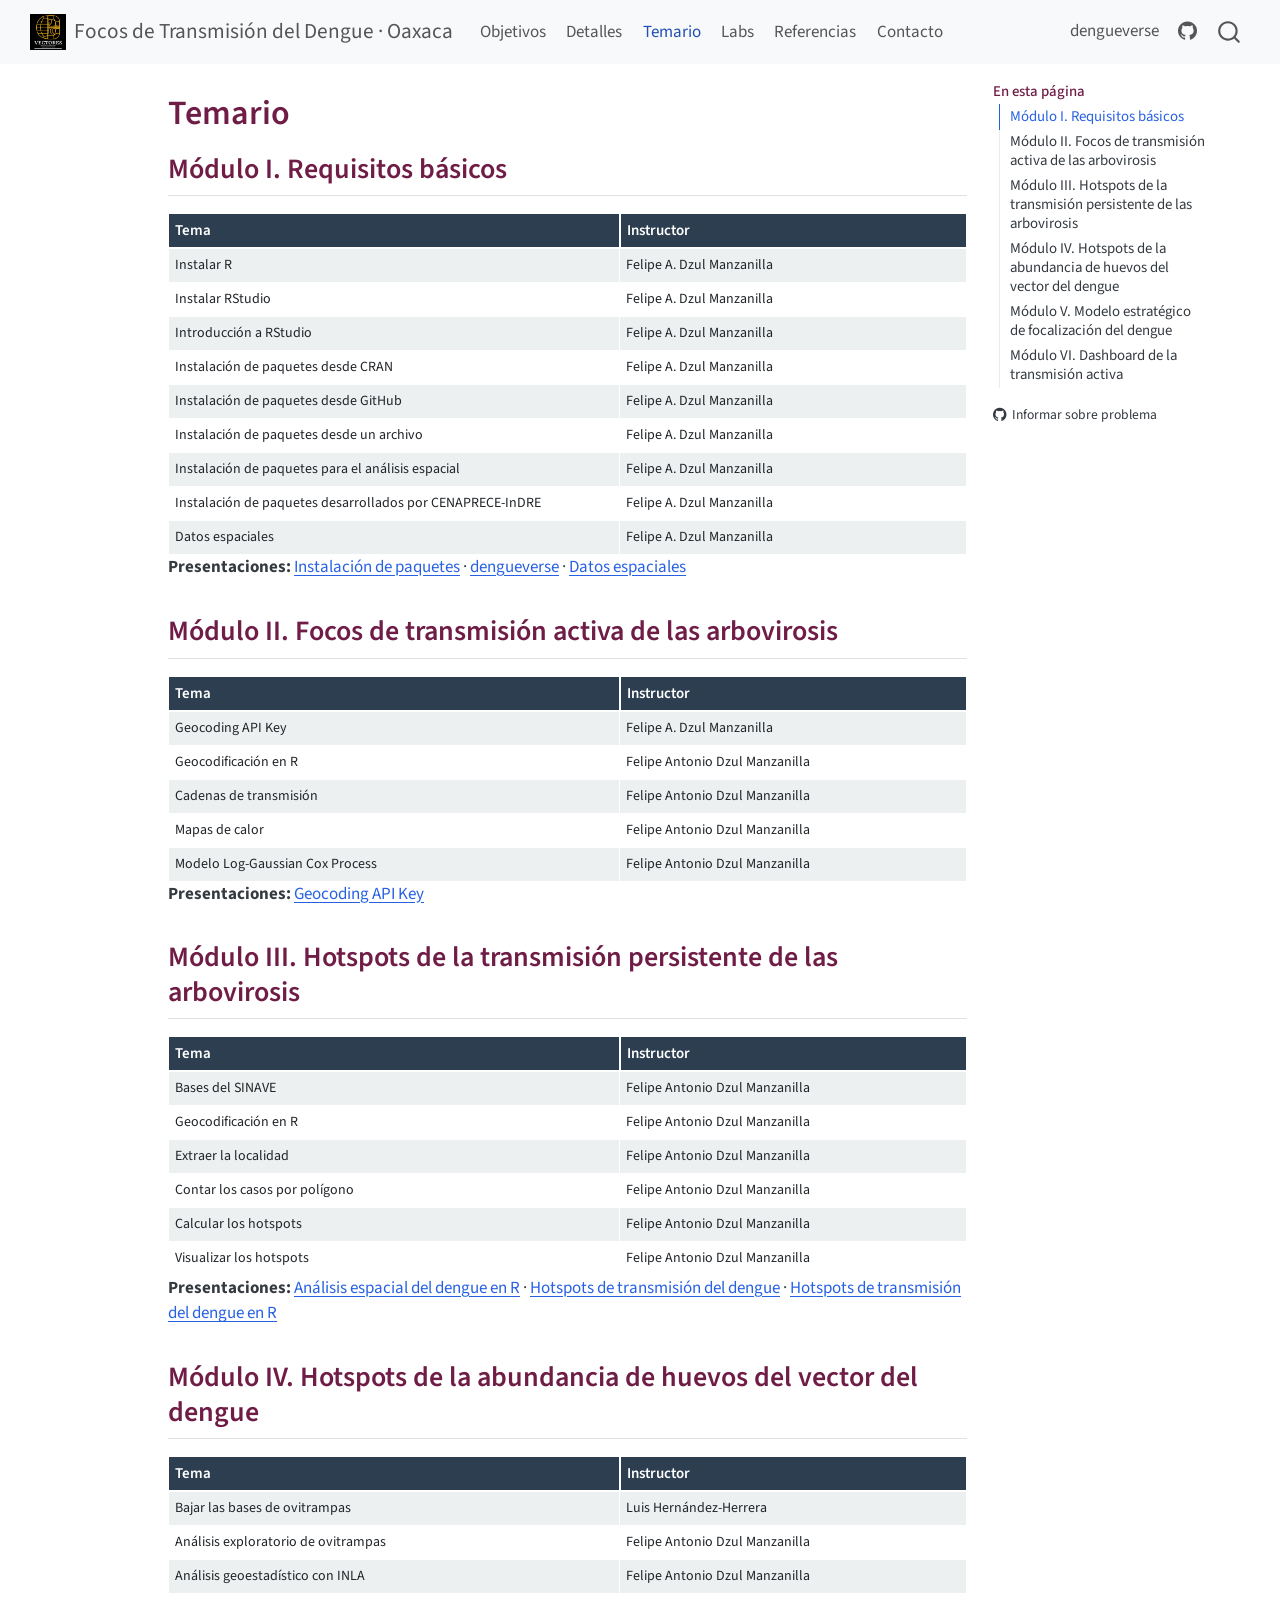
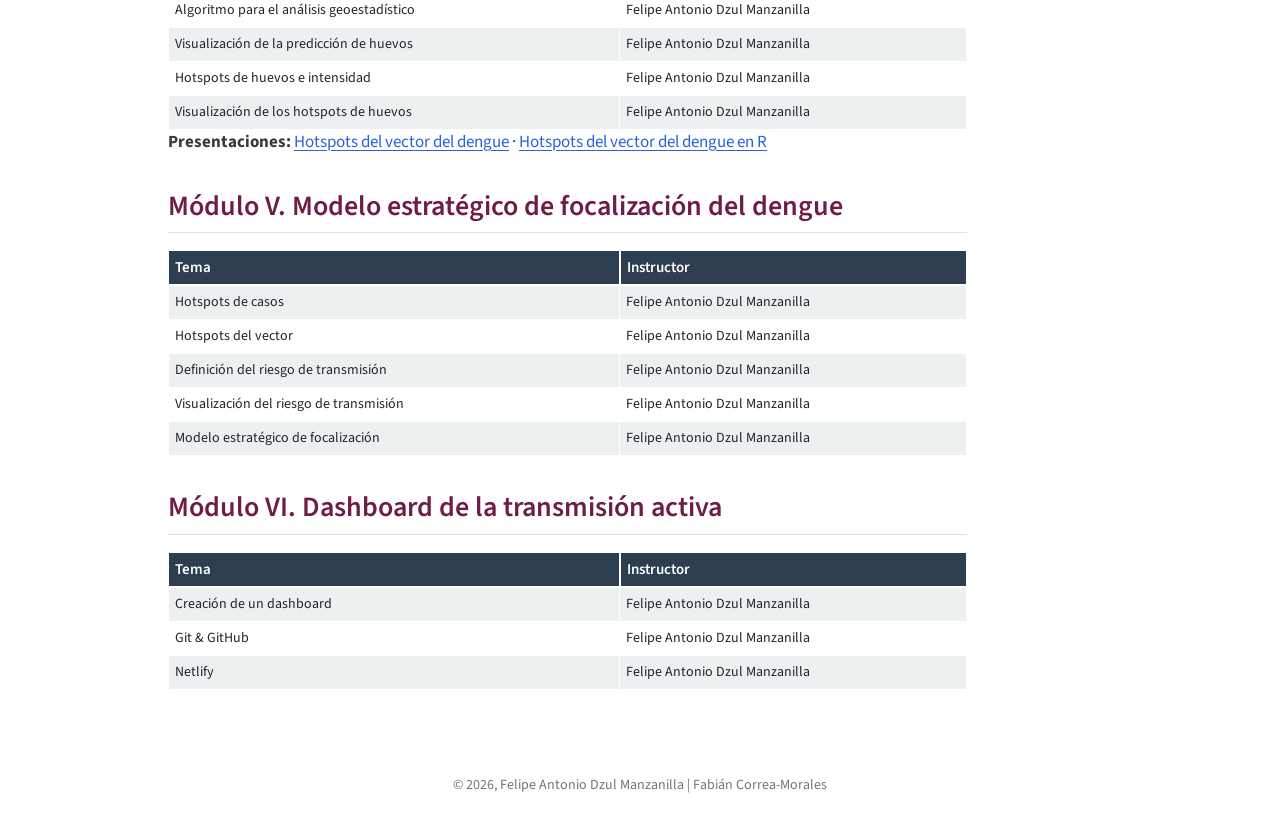
<file: docs/temario.html>
<!DOCTYPE html>
<html xmlns="http://www.w3.org/1999/xhtml" lang="es" xml:lang="es"><head>

<meta charset="utf-8">
<meta name="generator" content="quarto-1.8.27">

<meta name="viewport" content="width=device-width, initial-scale=1.0, user-scalable=yes">


<title>Temario – Focos de Transmisión del Dengue · Oaxaca</title>
<style>
code{white-space: pre-wrap;}
span.smallcaps{font-variant: small-caps;}
div.columns{display: flex; gap: min(4vw, 1.5em);}
div.column{flex: auto; overflow-x: auto;}
div.hanging-indent{margin-left: 1.5em; text-indent: -1.5em;}
ul.task-list{list-style: none;}
ul.task-list li input[type="checkbox"] {
  width: 0.8em;
  margin: 0 0.8em 0.2em -1em; /* quarto-specific, see https://github.com/quarto-dev/quarto-cli/issues/4556 */ 
  vertical-align: middle;
}
</style>


<script src="site_libs/quarto-nav/quarto-nav.js"></script>
<script src="site_libs/quarto-nav/headroom.min.js"></script>
<script src="site_libs/clipboard/clipboard.min.js"></script>
<script src="site_libs/quarto-search/autocomplete.umd.js"></script>
<script src="site_libs/quarto-search/fuse.min.js"></script>
<script src="site_libs/quarto-search/quarto-search.js"></script>
<meta name="quarto:offset" content="./">
<link href="./imagenes/vectores.png" rel="icon" type="image/png">
<script src="site_libs/quarto-html/quarto.js" type="module"></script>
<script src="site_libs/quarto-html/tabsets/tabsets.js" type="module"></script>
<script src="site_libs/quarto-html/axe/axe-check.js" type="module"></script>
<script src="site_libs/quarto-html/popper.min.js"></script>
<script src="site_libs/quarto-html/tippy.umd.min.js"></script>
<script src="site_libs/quarto-html/anchor.min.js"></script>
<link href="site_libs/quarto-html/tippy.css" rel="stylesheet">
<link href="site_libs/quarto-html/quarto-syntax-highlighting-ed96de9b727972fe78a7b5d16c58bf87.css" rel="stylesheet" id="quarto-text-highlighting-styles">
<script src="site_libs/bootstrap/bootstrap.min.js"></script>
<link href="site_libs/bootstrap/bootstrap-icons.css" rel="stylesheet">
<link href="site_libs/bootstrap/bootstrap-5b4ad623e5705c0698d39aec6f10cf02.min.css" rel="stylesheet" append-hash="true" id="quarto-bootstrap" data-mode="light">
<script id="quarto-search-options" type="application/json">{
  "location": "navbar",
  "copy-button": false,
  "collapse-after": 3,
  "panel-placement": "end",
  "type": "overlay",
  "limit": 50,
  "keyboard-shortcut": [
    "f",
    "/",
    "s"
  ],
  "show-item-context": false,
  "language": {
    "search-no-results-text": "No se han encontrado resultados",
    "search-matching-documents-text": "documentos encontrados",
    "search-copy-link-title": "Copiar el enlace en la búsqueda",
    "search-hide-matches-text": "Ocultar resultados adicionales",
    "search-more-match-text": "resultado adicional en este documento",
    "search-more-matches-text": "resultados adicionales en este documento",
    "search-clear-button-title": "Borrar",
    "search-text-placeholder": "",
    "search-detached-cancel-button-title": "Cancelar",
    "search-submit-button-title": "Enviar",
    "search-label": "Buscar"
  }
}</script>
<script src="site_libs/core-js-2.5.3/shim.min.js"></script>
<script src="site_libs/react-18.2.0/react.min.js"></script>
<script src="site_libs/react-18.2.0/react-dom.min.js"></script>
<script src="site_libs/reactwidget-2.0.0/react-tools.js"></script>
<link href="site_libs/htmltools-fill-0.5.9/fill.css" rel="stylesheet">
<script src="site_libs/htmlwidgets-1.6.4/htmlwidgets.js"></script>
<link href="site_libs/reactable-0.4.5/reactable.css" rel="stylesheet">
<script src="site_libs/reactable-binding-0.4.5/reactable.js"></script>


<link rel="stylesheet" href="styles.css">
</head>

<body class="nav-fixed quarto-light">

<div id="quarto-search-results"></div>
  <header id="quarto-header" class="headroom fixed-top">
    <nav class="navbar navbar-expand-lg " data-bs-theme="dark">
      <div class="navbar-container container-fluid">
      <div class="navbar-brand-container mx-auto">
    <a href="./index.html" class="navbar-brand navbar-brand-logo">
    <img src="./imagenes/vectores.png" alt="" class="navbar-logo light-content">
    <img src="./imagenes/vectores.png" alt="" class="navbar-logo dark-content">
    </a>
    <a class="navbar-brand" href="./index.html">
    <span class="navbar-title">Focos de Transmisión del Dengue · Oaxaca</span>
    </a>
  </div>
            <div id="quarto-search" class="" title="Buscar"></div>
          <button class="navbar-toggler" type="button" data-bs-toggle="collapse" data-bs-target="#navbarCollapse" aria-controls="navbarCollapse" role="menu" aria-expanded="false" aria-label="Navegación de palanca" onclick="if (window.quartoToggleHeadroom) { window.quartoToggleHeadroom(); }">
  <span class="navbar-toggler-icon"></span>
</button>
          <div class="collapse navbar-collapse" id="navbarCollapse">
            <ul class="navbar-nav navbar-nav-scroll me-auto">
  <li class="nav-item">
    <a class="nav-link" href="./index.html"> 
<span class="menu-text">Objetivos</span></a>
  </li>  
  <li class="nav-item">
    <a class="nav-link" href="./about.html"> 
<span class="menu-text">Detalles</span></a>
  </li>  
  <li class="nav-item">
    <a class="nav-link active" href="./temario.html" aria-current="page"> 
<span class="menu-text">Temario</span></a>
  </li>  
  <li class="nav-item">
    <a class="nav-link" href="./Labs.html"> 
<span class="menu-text">Labs</span></a>
  </li>  
  <li class="nav-item">
    <a class="nav-link" href="./links.html"> 
<span class="menu-text">Referencias</span></a>
  </li>  
  <li class="nav-item">
    <a class="nav-link" href="./contacto.html"> 
<span class="menu-text">Contacto</span></a>
  </li>  
</ul>
            <ul class="navbar-nav navbar-nav-scroll ms-auto">
  <li class="nav-item">
    <a class="nav-link" href="https://fdzul.r-universe.dev"> 
<span class="menu-text">dengueverse</span></a>
  </li>  
  <li class="nav-item compact">
    <a class="nav-link" href="https://github.com/fdzul/focos_transmision_dengue_oaxaca_2026"> <i class="bi bi-github" role="img">
</i> 
<span class="menu-text"></span></a>
  </li>  
</ul>
          </div> <!-- /navcollapse -->
            <div class="quarto-navbar-tools">
</div>
      </div> <!-- /container-fluid -->
    </nav>
</header>
<!-- content -->
<div id="quarto-content" class="quarto-container page-columns page-rows-contents page-layout-article page-navbar">
<!-- sidebar -->
<!-- margin-sidebar -->
    <div id="quarto-margin-sidebar" class="sidebar margin-sidebar">
        <nav id="TOC" role="doc-toc" class="toc-active">
    <h2 id="toc-title">En esta página</h2>
   
  <ul>
  <li><a href="#módulo-i.-requisitos-básicos" id="toc-módulo-i.-requisitos-básicos" class="nav-link active" data-scroll-target="#módulo-i.-requisitos-básicos">Módulo I. Requisitos básicos</a></li>
  <li><a href="#módulo-ii.-focos-de-transmisión-activa-de-las-arbovirosis" id="toc-módulo-ii.-focos-de-transmisión-activa-de-las-arbovirosis" class="nav-link" data-scroll-target="#módulo-ii.-focos-de-transmisión-activa-de-las-arbovirosis">Módulo II. Focos de transmisión activa de las arbovirosis</a></li>
  <li><a href="#módulo-iii.-hotspots-de-la-transmisión-persistente-de-las-arbovirosis" id="toc-módulo-iii.-hotspots-de-la-transmisión-persistente-de-las-arbovirosis" class="nav-link" data-scroll-target="#módulo-iii.-hotspots-de-la-transmisión-persistente-de-las-arbovirosis">Módulo III. Hotspots de la transmisión persistente de las arbovirosis</a></li>
  <li><a href="#módulo-iv.-hotspots-de-la-abundancia-de-huevos-del-vector-del-dengue" id="toc-módulo-iv.-hotspots-de-la-abundancia-de-huevos-del-vector-del-dengue" class="nav-link" data-scroll-target="#módulo-iv.-hotspots-de-la-abundancia-de-huevos-del-vector-del-dengue">Módulo IV. Hotspots de la abundancia de huevos del vector del dengue</a></li>
  <li><a href="#módulo-v.-modelo-estratégico-de-focalización-del-dengue" id="toc-módulo-v.-modelo-estratégico-de-focalización-del-dengue" class="nav-link" data-scroll-target="#módulo-v.-modelo-estratégico-de-focalización-del-dengue">Módulo V. Modelo estratégico de focalización del dengue</a></li>
  <li><a href="#módulo-vi.-dashboard-de-la-transmisión-activa" id="toc-módulo-vi.-dashboard-de-la-transmisión-activa" class="nav-link" data-scroll-target="#módulo-vi.-dashboard-de-la-transmisión-activa">Módulo VI. Dashboard de la transmisión activa</a></li>
  </ul>
<div class="toc-actions"><ul><li><a href="https://github.com/fdzul/focos_transmision_dengue_oaxaca_2026/issues/new" class="toc-action"><i class="bi bi-github"></i>Informar sobre problema</a></li></ul></div></nav>
    </div>
<!-- main -->
<main class="content" id="quarto-document-content">

<header id="title-block-header" class="quarto-title-block default">
<div class="quarto-title">
<h1 class="title">Temario</h1>
</div>



<div class="quarto-title-meta">

    
  
    
  </div>
  


</header>


<section id="módulo-i.-requisitos-básicos" class="level2">
<h2 class="anchored" data-anchor-id="módulo-i.-requisitos-básicos">Módulo I. Requisitos básicos</h2>
<div class="cell">
<div class="cell-output-display">
<div class="reactable html-widget html-fill-item" id="htmlwidget-fd0858230309246ad0c7" style="width:auto;height:auto;"></div>
<script type="application/json" data-for="htmlwidget-fd0858230309246ad0c7">{"x":{"tag":{"name":"Reactable","attribs":{"data":{"Tema":["Instalar R","Instalar RStudio","Introducción a RStudio","Instalación de paquetes desde CRAN","Instalación de paquetes desde GitHub","Instalación de paquetes desde un archivo","Instalación de paquetes para el análisis espacial","Instalación de paquetes desarrollados por CENAPRECE-InDRE","Datos espaciales"],"Instructor":["Felipe A. Dzul Manzanilla","Felipe A. Dzul Manzanilla","Felipe A. Dzul Manzanilla","Felipe A. Dzul Manzanilla","Felipe A. Dzul Manzanilla","Felipe A. Dzul Manzanilla","Felipe A. Dzul Manzanilla","Felipe A. Dzul Manzanilla","Felipe A. Dzul Manzanilla"]},"columns":[{"id":"Tema","name":"Tema","type":"character","minWidth":260},{"id":"Instructor","name":"Instructor","type":"character","minWidth":200}],"resizable":true,"defaultPageSize":9,"bordered":true,"striped":true,"theme":{"color":"#212529","borderColor":"#ffffff","borderWidth":"1px","stripedColor":"#ecf0f1","highlightColor":"#ecf0f1","cellPadding":6,"tableStyle":{"fontSize":14},"headerStyle":{"borderWidth":"2px","backgroundColor":"#2c3e50","color":"#ffffff","transitionDuration":"0.5s","&:hover[aria-sort]":{"color":"#1cbc9c"},"&[aria-sort='ascending'], &[aria-sort='descending']":{"color":"#1cbc9c"},"fontSize":15},"groupHeaderStyle":{"&:not(:empty)":{"color":"#212529","fontSize":15},"&:hover":{"fontWeight":"bold","transitionDuration":"1s","transitionTimingFunction":"ease-out","color":"#1cbc9c"}},"rowSelectedStyle":{"backgroundColor":"#2c3e50","color":"#ffffff"},"inputStyle":{"backgroundColor":"#ffffff","color":"#212529"},"searchInputStyle":{"backgroundColor":"#ffffff","color":"#212529","&:focus":{"color":"#212529"}},"selectStyle":{"backgroundColor":"#18bc9c","color":"#ffffff","borderColor":"#ffffff","outlineColor":"#ffffff","&:hover":{"backgroundColor":"#0f7864"}},"pageButtonStyle":{"backgroundColor":"#18bc9c","color":"#ffffff","&:hover":{"backgroundColor":"#0f7864"}},"pageButtonHoverStyle":{"backgroundColor":"#0f7864","color":"#ffffff"},"pageButtonActiveStyle":{"backgroundColor":"#0f7864","color":"#ffffff"},"pageButtonCurrentStyle":{"backgroundColor":"#0f7864","color":"#ffffff"}},"dataKey":"92af3710be5ee957bd391d8982b78b65"},"children":[]},"class":"reactR_markup"},"evals":[],"jsHooks":[]}</script>
</div>
</div>
<p><strong>Presentaciones:</strong> <a href="https://calm-hummingbird-41cb33.netlify.app/talks/pkg_installation/#/">Instalación de paquetes</a> · <a href="https://calm-hummingbird-41cb33.netlify.app/talks/dengueverse/#/dengueverse">dengueverse</a> · <a href="https://calm-hummingbird-41cb33.netlify.app/talks/spatial_data/#/">Datos espaciales</a></p>
</section>
<section id="módulo-ii.-focos-de-transmisión-activa-de-las-arbovirosis" class="level2">
<h2 class="anchored" data-anchor-id="módulo-ii.-focos-de-transmisión-activa-de-las-arbovirosis">Módulo II. Focos de transmisión activa de las arbovirosis</h2>
<div class="cell">
<div class="cell-output-display">
<div class="reactable html-widget html-fill-item" id="htmlwidget-a343c0952bea549e307c" style="width:auto;height:auto;"></div>
<script type="application/json" data-for="htmlwidget-a343c0952bea549e307c">{"x":{"tag":{"name":"Reactable","attribs":{"data":{"Tema":["Geocoding API Key","Geocodificación en R","Cadenas de transmisión","Mapas de calor","Modelo Log-Gaussian Cox Process"],"Instructor":["Felipe A. Dzul Manzanilla","Felipe Antonio Dzul Manzanilla","Felipe Antonio Dzul Manzanilla","Felipe Antonio Dzul Manzanilla","Felipe Antonio Dzul Manzanilla"]},"columns":[{"id":"Tema","name":"Tema","type":"character","minWidth":260},{"id":"Instructor","name":"Instructor","type":"character","minWidth":200}],"resizable":true,"defaultPageSize":5,"bordered":true,"striped":true,"theme":{"color":"#212529","borderColor":"#ffffff","borderWidth":"1px","stripedColor":"#ecf0f1","highlightColor":"#ecf0f1","cellPadding":6,"tableStyle":{"fontSize":14},"headerStyle":{"borderWidth":"2px","backgroundColor":"#2c3e50","color":"#ffffff","transitionDuration":"0.5s","&:hover[aria-sort]":{"color":"#1cbc9c"},"&[aria-sort='ascending'], &[aria-sort='descending']":{"color":"#1cbc9c"},"fontSize":15},"groupHeaderStyle":{"&:not(:empty)":{"color":"#212529","fontSize":15},"&:hover":{"fontWeight":"bold","transitionDuration":"1s","transitionTimingFunction":"ease-out","color":"#1cbc9c"}},"rowSelectedStyle":{"backgroundColor":"#2c3e50","color":"#ffffff"},"inputStyle":{"backgroundColor":"#ffffff","color":"#212529"},"searchInputStyle":{"backgroundColor":"#ffffff","color":"#212529","&:focus":{"color":"#212529"}},"selectStyle":{"backgroundColor":"#18bc9c","color":"#ffffff","borderColor":"#ffffff","outlineColor":"#ffffff","&:hover":{"backgroundColor":"#0f7864"}},"pageButtonStyle":{"backgroundColor":"#18bc9c","color":"#ffffff","&:hover":{"backgroundColor":"#0f7864"}},"pageButtonHoverStyle":{"backgroundColor":"#0f7864","color":"#ffffff"},"pageButtonActiveStyle":{"backgroundColor":"#0f7864","color":"#ffffff"},"pageButtonCurrentStyle":{"backgroundColor":"#0f7864","color":"#ffffff"}},"dataKey":"8bf27827c8d9265dbfbc141afe1a4f74"},"children":[]},"class":"reactR_markup"},"evals":[],"jsHooks":[]}</script>
</div>
</div>
<p><strong>Presentaciones:</strong> <a href="https://fancy-arithmetic-194be1.netlify.app/talks/api_key_google/#/title-slide">Geocoding API Key</a></p>
</section>
<section id="módulo-iii.-hotspots-de-la-transmisión-persistente-de-las-arbovirosis" class="level2">
<h2 class="anchored" data-anchor-id="módulo-iii.-hotspots-de-la-transmisión-persistente-de-las-arbovirosis">Módulo III. Hotspots de la transmisión persistente de las arbovirosis</h2>
<div class="cell">
<div class="cell-output-display">
<div class="reactable html-widget html-fill-item" id="htmlwidget-60d8a56ef4023ab7f16a" style="width:auto;height:auto;"></div>
<script type="application/json" data-for="htmlwidget-60d8a56ef4023ab7f16a">{"x":{"tag":{"name":"Reactable","attribs":{"data":{"Tema":["Bases del SINAVE","Geocodificación en R","Extraer la localidad","Contar los casos por polígono","Calcular los hotspots","Visualizar los hotspots"],"Instructor":["Felipe Antonio Dzul Manzanilla","Felipe Antonio Dzul Manzanilla","Felipe Antonio Dzul Manzanilla","Felipe Antonio Dzul Manzanilla","Felipe Antonio Dzul Manzanilla","Felipe Antonio Dzul Manzanilla"]},"columns":[{"id":"Tema","name":"Tema","type":"character","minWidth":260},{"id":"Instructor","name":"Instructor","type":"character","minWidth":200}],"resizable":true,"defaultPageSize":6,"bordered":true,"striped":true,"theme":{"color":"#212529","borderColor":"#ffffff","borderWidth":"1px","stripedColor":"#ecf0f1","highlightColor":"#ecf0f1","cellPadding":6,"tableStyle":{"fontSize":14},"headerStyle":{"borderWidth":"2px","backgroundColor":"#2c3e50","color":"#ffffff","transitionDuration":"0.5s","&:hover[aria-sort]":{"color":"#1cbc9c"},"&[aria-sort='ascending'], &[aria-sort='descending']":{"color":"#1cbc9c"},"fontSize":15},"groupHeaderStyle":{"&:not(:empty)":{"color":"#212529","fontSize":15},"&:hover":{"fontWeight":"bold","transitionDuration":"1s","transitionTimingFunction":"ease-out","color":"#1cbc9c"}},"rowSelectedStyle":{"backgroundColor":"#2c3e50","color":"#ffffff"},"inputStyle":{"backgroundColor":"#ffffff","color":"#212529"},"searchInputStyle":{"backgroundColor":"#ffffff","color":"#212529","&:focus":{"color":"#212529"}},"selectStyle":{"backgroundColor":"#18bc9c","color":"#ffffff","borderColor":"#ffffff","outlineColor":"#ffffff","&:hover":{"backgroundColor":"#0f7864"}},"pageButtonStyle":{"backgroundColor":"#18bc9c","color":"#ffffff","&:hover":{"backgroundColor":"#0f7864"}},"pageButtonHoverStyle":{"backgroundColor":"#0f7864","color":"#ffffff"},"pageButtonActiveStyle":{"backgroundColor":"#0f7864","color":"#ffffff"},"pageButtonCurrentStyle":{"backgroundColor":"#0f7864","color":"#ffffff"}},"dataKey":"148cd7fa10f8b8cb8337786cb7b80b9b"},"children":[]},"class":"reactR_markup"},"evals":[],"jsHooks":[]}</script>
</div>
</div>
<p><strong>Presentaciones:</strong> <a href="https://animated-longma-729cee.netlify.app/talks/spatial_analysis_dengue/#1">Análisis espacial del dengue en R</a> · <a href="https://animated-longma-729cee.netlify.app/talks/hotspots_cases/#1">Hotspots de transmisión del dengue</a> · <a href="https://animated-longma-729cee.netlify.app/talks/hotspots_cases_r/#1">Hotspots de transmisión del dengue en R</a></p>
</section>
<section id="módulo-iv.-hotspots-de-la-abundancia-de-huevos-del-vector-del-dengue" class="level2">
<h2 class="anchored" data-anchor-id="módulo-iv.-hotspots-de-la-abundancia-de-huevos-del-vector-del-dengue">Módulo IV. Hotspots de la abundancia de huevos del vector del dengue</h2>
<div class="cell">
<div class="cell-output-display">
<div class="reactable html-widget html-fill-item" id="htmlwidget-db5c19a7c3dabfc46792" style="width:auto;height:auto;"></div>
<script type="application/json" data-for="htmlwidget-db5c19a7c3dabfc46792">{"x":{"tag":{"name":"Reactable","attribs":{"data":{"Tema":["Bajar las bases de ovitrampas","Análisis exploratorio de ovitrampas","Análisis geoestadístico con INLA","Algoritmo para el análisis geoestadístico","Visualización de la predicción de huevos","Hotspots de huevos e intensidad","Visualización de los hotspots de huevos"],"Instructor":["Luis Hernández-Herrera","Felipe Antonio Dzul Manzanilla","Felipe Antonio Dzul Manzanilla","Felipe Antonio Dzul Manzanilla","Felipe Antonio Dzul Manzanilla","Felipe Antonio Dzul Manzanilla","Felipe Antonio Dzul Manzanilla"]},"columns":[{"id":"Tema","name":"Tema","type":"character","minWidth":260},{"id":"Instructor","name":"Instructor","type":"character","minWidth":200}],"resizable":true,"defaultPageSize":7,"bordered":true,"striped":true,"theme":{"color":"#212529","borderColor":"#ffffff","borderWidth":"1px","stripedColor":"#ecf0f1","highlightColor":"#ecf0f1","cellPadding":6,"tableStyle":{"fontSize":14},"headerStyle":{"borderWidth":"2px","backgroundColor":"#2c3e50","color":"#ffffff","transitionDuration":"0.5s","&:hover[aria-sort]":{"color":"#1cbc9c"},"&[aria-sort='ascending'], &[aria-sort='descending']":{"color":"#1cbc9c"},"fontSize":15},"groupHeaderStyle":{"&:not(:empty)":{"color":"#212529","fontSize":15},"&:hover":{"fontWeight":"bold","transitionDuration":"1s","transitionTimingFunction":"ease-out","color":"#1cbc9c"}},"rowSelectedStyle":{"backgroundColor":"#2c3e50","color":"#ffffff"},"inputStyle":{"backgroundColor":"#ffffff","color":"#212529"},"searchInputStyle":{"backgroundColor":"#ffffff","color":"#212529","&:focus":{"color":"#212529"}},"selectStyle":{"backgroundColor":"#18bc9c","color":"#ffffff","borderColor":"#ffffff","outlineColor":"#ffffff","&:hover":{"backgroundColor":"#0f7864"}},"pageButtonStyle":{"backgroundColor":"#18bc9c","color":"#ffffff","&:hover":{"backgroundColor":"#0f7864"}},"pageButtonHoverStyle":{"backgroundColor":"#0f7864","color":"#ffffff"},"pageButtonActiveStyle":{"backgroundColor":"#0f7864","color":"#ffffff"},"pageButtonCurrentStyle":{"backgroundColor":"#0f7864","color":"#ffffff"}},"dataKey":"2d6b71d01fe0e23ec5f7259ab7345b20"},"children":[]},"class":"reactR_markup"},"evals":[],"jsHooks":[]}</script>
</div>
</div>
<p><strong>Presentaciones:</strong> <a href="https://animated-longma-729cee.netlify.app/talks/hotspots_eggs/#1">Hotspots del vector del dengue</a> · <a href="https://animated-longma-729cee.netlify.app/talks/hotspots_eggs_r/#1">Hotspots del vector del dengue en R</a></p>
</section>
<section id="módulo-v.-modelo-estratégico-de-focalización-del-dengue" class="level2">
<h2 class="anchored" data-anchor-id="módulo-v.-modelo-estratégico-de-focalización-del-dengue">Módulo V. Modelo estratégico de focalización del dengue</h2>
<div class="cell">
<div class="cell-output-display">
<div class="reactable html-widget html-fill-item" id="htmlwidget-760a25b7281ad7ee135c" style="width:auto;height:auto;"></div>
<script type="application/json" data-for="htmlwidget-760a25b7281ad7ee135c">{"x":{"tag":{"name":"Reactable","attribs":{"data":{"Tema":["Hotspots de casos","Hotspots del vector","Definición del riesgo de transmisión","Visualización del riesgo de transmisión","Modelo estratégico de focalización"],"Instructor":["Felipe Antonio Dzul Manzanilla","Felipe Antonio Dzul Manzanilla","Felipe Antonio Dzul Manzanilla","Felipe Antonio Dzul Manzanilla","Felipe Antonio Dzul Manzanilla"]},"columns":[{"id":"Tema","name":"Tema","type":"character","minWidth":260},{"id":"Instructor","name":"Instructor","type":"character","minWidth":200}],"resizable":true,"defaultPageSize":5,"bordered":true,"striped":true,"theme":{"color":"#212529","borderColor":"#ffffff","borderWidth":"1px","stripedColor":"#ecf0f1","highlightColor":"#ecf0f1","cellPadding":6,"tableStyle":{"fontSize":14},"headerStyle":{"borderWidth":"2px","backgroundColor":"#2c3e50","color":"#ffffff","transitionDuration":"0.5s","&:hover[aria-sort]":{"color":"#1cbc9c"},"&[aria-sort='ascending'], &[aria-sort='descending']":{"color":"#1cbc9c"},"fontSize":15},"groupHeaderStyle":{"&:not(:empty)":{"color":"#212529","fontSize":15},"&:hover":{"fontWeight":"bold","transitionDuration":"1s","transitionTimingFunction":"ease-out","color":"#1cbc9c"}},"rowSelectedStyle":{"backgroundColor":"#2c3e50","color":"#ffffff"},"inputStyle":{"backgroundColor":"#ffffff","color":"#212529"},"searchInputStyle":{"backgroundColor":"#ffffff","color":"#212529","&:focus":{"color":"#212529"}},"selectStyle":{"backgroundColor":"#18bc9c","color":"#ffffff","borderColor":"#ffffff","outlineColor":"#ffffff","&:hover":{"backgroundColor":"#0f7864"}},"pageButtonStyle":{"backgroundColor":"#18bc9c","color":"#ffffff","&:hover":{"backgroundColor":"#0f7864"}},"pageButtonHoverStyle":{"backgroundColor":"#0f7864","color":"#ffffff"},"pageButtonActiveStyle":{"backgroundColor":"#0f7864","color":"#ffffff"},"pageButtonCurrentStyle":{"backgroundColor":"#0f7864","color":"#ffffff"}},"dataKey":"27a0f3a849a1f31676e7b018b4e64f90"},"children":[]},"class":"reactR_markup"},"evals":[],"jsHooks":[]}</script>
</div>
</div>
</section>
<section id="módulo-vi.-dashboard-de-la-transmisión-activa" class="level2">
<h2 class="anchored" data-anchor-id="módulo-vi.-dashboard-de-la-transmisión-activa">Módulo VI. Dashboard de la transmisión activa</h2>
<div class="cell">
<div class="cell-output-display">
<div class="reactable html-widget html-fill-item" id="htmlwidget-1fe369060e43d8cabd10" style="width:auto;height:auto;"></div>
<script type="application/json" data-for="htmlwidget-1fe369060e43d8cabd10">{"x":{"tag":{"name":"Reactable","attribs":{"data":{"Tema":["Creación de un dashboard","Git & GitHub","Netlify"],"Instructor":["Felipe Antonio Dzul Manzanilla","Felipe Antonio Dzul Manzanilla","Felipe Antonio Dzul Manzanilla"]},"columns":[{"id":"Tema","name":"Tema","type":"character","minWidth":260},{"id":"Instructor","name":"Instructor","type":"character","minWidth":200}],"resizable":true,"defaultPageSize":3,"bordered":true,"striped":true,"theme":{"color":"#212529","borderColor":"#ffffff","borderWidth":"1px","stripedColor":"#ecf0f1","highlightColor":"#ecf0f1","cellPadding":6,"tableStyle":{"fontSize":14},"headerStyle":{"borderWidth":"2px","backgroundColor":"#2c3e50","color":"#ffffff","transitionDuration":"0.5s","&:hover[aria-sort]":{"color":"#1cbc9c"},"&[aria-sort='ascending'], &[aria-sort='descending']":{"color":"#1cbc9c"},"fontSize":15},"groupHeaderStyle":{"&:not(:empty)":{"color":"#212529","fontSize":15},"&:hover":{"fontWeight":"bold","transitionDuration":"1s","transitionTimingFunction":"ease-out","color":"#1cbc9c"}},"rowSelectedStyle":{"backgroundColor":"#2c3e50","color":"#ffffff"},"inputStyle":{"backgroundColor":"#ffffff","color":"#212529"},"searchInputStyle":{"backgroundColor":"#ffffff","color":"#212529","&:focus":{"color":"#212529"}},"selectStyle":{"backgroundColor":"#18bc9c","color":"#ffffff","borderColor":"#ffffff","outlineColor":"#ffffff","&:hover":{"backgroundColor":"#0f7864"}},"pageButtonStyle":{"backgroundColor":"#18bc9c","color":"#ffffff","&:hover":{"backgroundColor":"#0f7864"}},"pageButtonHoverStyle":{"backgroundColor":"#0f7864","color":"#ffffff"},"pageButtonActiveStyle":{"backgroundColor":"#0f7864","color":"#ffffff"},"pageButtonCurrentStyle":{"backgroundColor":"#0f7864","color":"#ffffff"}},"dataKey":"0cdda20470e9bcf66ac724dcd65f6d5c"},"children":[]},"class":"reactR_markup"},"evals":[],"jsHooks":[]}</script>
</div>
</div>


</section>

</main> <!-- /main -->
<script id="quarto-html-after-body" type="application/javascript">
  window.document.addEventListener("DOMContentLoaded", function (event) {
    const icon = "";
    const anchorJS = new window.AnchorJS();
    anchorJS.options = {
      placement: 'right',
      icon: icon
    };
    anchorJS.add('.anchored');
    const isCodeAnnotation = (el) => {
      for (const clz of el.classList) {
        if (clz.startsWith('code-annotation-')) {                     
          return true;
        }
      }
      return false;
    }
    const onCopySuccess = function(e) {
      // button target
      const button = e.trigger;
      // don't keep focus
      button.blur();
      // flash "checked"
      button.classList.add('code-copy-button-checked');
      var currentTitle = button.getAttribute("title");
      button.setAttribute("title", "Copiado");
      let tooltip;
      if (window.bootstrap) {
        button.setAttribute("data-bs-toggle", "tooltip");
        button.setAttribute("data-bs-placement", "left");
        button.setAttribute("data-bs-title", "Copiado");
        tooltip = new bootstrap.Tooltip(button, 
          { trigger: "manual", 
            customClass: "code-copy-button-tooltip",
            offset: [0, -8]});
        tooltip.show();    
      }
      setTimeout(function() {
        if (tooltip) {
          tooltip.hide();
          button.removeAttribute("data-bs-title");
          button.removeAttribute("data-bs-toggle");
          button.removeAttribute("data-bs-placement");
        }
        button.setAttribute("title", currentTitle);
        button.classList.remove('code-copy-button-checked');
      }, 1000);
      // clear code selection
      e.clearSelection();
    }
    const getTextToCopy = function(trigger) {
      const outerScaffold = trigger.parentElement.cloneNode(true);
      const codeEl = outerScaffold.querySelector('code');
      for (const childEl of codeEl.children) {
        if (isCodeAnnotation(childEl)) {
          childEl.remove();
        }
      }
      return codeEl.innerText;
    }
    const clipboard = new window.ClipboardJS('.code-copy-button:not([data-in-quarto-modal])', {
      text: getTextToCopy
    });
    clipboard.on('success', onCopySuccess);
    if (window.document.getElementById('quarto-embedded-source-code-modal')) {
      const clipboardModal = new window.ClipboardJS('.code-copy-button[data-in-quarto-modal]', {
        text: getTextToCopy,
        container: window.document.getElementById('quarto-embedded-source-code-modal')
      });
      clipboardModal.on('success', onCopySuccess);
    }
      var localhostRegex = new RegExp(/^(?:http|https):\/\/localhost\:?[0-9]*\//);
      var mailtoRegex = new RegExp(/^mailto:/);
        var filterRegex = new RegExp('/' + window.location.host + '/');
      var isInternal = (href) => {
          return filterRegex.test(href) || localhostRegex.test(href) || mailtoRegex.test(href);
      }
      // Inspect non-navigation links and adorn them if external
     var links = window.document.querySelectorAll('a[href]:not(.nav-link):not(.navbar-brand):not(.toc-action):not(.sidebar-link):not(.sidebar-item-toggle):not(.pagination-link):not(.no-external):not([aria-hidden]):not(.dropdown-item):not(.quarto-navigation-tool):not(.about-link)');
      for (var i=0; i<links.length; i++) {
        const link = links[i];
        if (!isInternal(link.href)) {
          // undo the damage that might have been done by quarto-nav.js in the case of
          // links that we want to consider external
          if (link.dataset.originalHref !== undefined) {
            link.href = link.dataset.originalHref;
          }
        }
      }
    function tippyHover(el, contentFn, onTriggerFn, onUntriggerFn) {
      const config = {
        allowHTML: true,
        maxWidth: 500,
        delay: 100,
        arrow: false,
        appendTo: function(el) {
            return el.parentElement;
        },
        interactive: true,
        interactiveBorder: 10,
        theme: 'quarto',
        placement: 'bottom-start',
      };
      if (contentFn) {
        config.content = contentFn;
      }
      if (onTriggerFn) {
        config.onTrigger = onTriggerFn;
      }
      if (onUntriggerFn) {
        config.onUntrigger = onUntriggerFn;
      }
      window.tippy(el, config); 
    }
    const noterefs = window.document.querySelectorAll('a[role="doc-noteref"]');
    for (var i=0; i<noterefs.length; i++) {
      const ref = noterefs[i];
      tippyHover(ref, function() {
        // use id or data attribute instead here
        let href = ref.getAttribute('data-footnote-href') || ref.getAttribute('href');
        try { href = new URL(href).hash; } catch {}
        const id = href.replace(/^#\/?/, "");
        const note = window.document.getElementById(id);
        if (note) {
          return note.innerHTML;
        } else {
          return "";
        }
      });
    }
    const xrefs = window.document.querySelectorAll('a.quarto-xref');
    const processXRef = (id, note) => {
      // Strip column container classes
      const stripColumnClz = (el) => {
        el.classList.remove("page-full", "page-columns");
        if (el.children) {
          for (const child of el.children) {
            stripColumnClz(child);
          }
        }
      }
      stripColumnClz(note)
      if (id === null || id.startsWith('sec-')) {
        // Special case sections, only their first couple elements
        const container = document.createElement("div");
        if (note.children && note.children.length > 2) {
          container.appendChild(note.children[0].cloneNode(true));
          for (let i = 1; i < note.children.length; i++) {
            const child = note.children[i];
            if (child.tagName === "P" && child.innerText === "") {
              continue;
            } else {
              container.appendChild(child.cloneNode(true));
              break;
            }
          }
          if (window.Quarto?.typesetMath) {
            window.Quarto.typesetMath(container);
          }
          return container.innerHTML
        } else {
          if (window.Quarto?.typesetMath) {
            window.Quarto.typesetMath(note);
          }
          return note.innerHTML;
        }
      } else {
        // Remove any anchor links if they are present
        const anchorLink = note.querySelector('a.anchorjs-link');
        if (anchorLink) {
          anchorLink.remove();
        }
        if (window.Quarto?.typesetMath) {
          window.Quarto.typesetMath(note);
        }
        if (note.classList.contains("callout")) {
          return note.outerHTML;
        } else {
          return note.innerHTML;
        }
      }
    }
    for (var i=0; i<xrefs.length; i++) {
      const xref = xrefs[i];
      tippyHover(xref, undefined, function(instance) {
        instance.disable();
        let url = xref.getAttribute('href');
        let hash = undefined; 
        if (url.startsWith('#')) {
          hash = url;
        } else {
          try { hash = new URL(url).hash; } catch {}
        }
        if (hash) {
          const id = hash.replace(/^#\/?/, "");
          const note = window.document.getElementById(id);
          if (note !== null) {
            try {
              const html = processXRef(id, note.cloneNode(true));
              instance.setContent(html);
            } finally {
              instance.enable();
              instance.show();
            }
          } else {
            // See if we can fetch this
            fetch(url.split('#')[0])
            .then(res => res.text())
            .then(html => {
              const parser = new DOMParser();
              const htmlDoc = parser.parseFromString(html, "text/html");
              const note = htmlDoc.getElementById(id);
              if (note !== null) {
                const html = processXRef(id, note);
                instance.setContent(html);
              } 
            }).finally(() => {
              instance.enable();
              instance.show();
            });
          }
        } else {
          // See if we can fetch a full url (with no hash to target)
          // This is a special case and we should probably do some content thinning / targeting
          fetch(url)
          .then(res => res.text())
          .then(html => {
            const parser = new DOMParser();
            const htmlDoc = parser.parseFromString(html, "text/html");
            const note = htmlDoc.querySelector('main.content');
            if (note !== null) {
              // This should only happen for chapter cross references
              // (since there is no id in the URL)
              // remove the first header
              if (note.children.length > 0 && note.children[0].tagName === "HEADER") {
                note.children[0].remove();
              }
              const html = processXRef(null, note);
              instance.setContent(html);
            } 
          }).finally(() => {
            instance.enable();
            instance.show();
          });
        }
      }, function(instance) {
      });
    }
        let selectedAnnoteEl;
        const selectorForAnnotation = ( cell, annotation) => {
          let cellAttr = 'data-code-cell="' + cell + '"';
          let lineAttr = 'data-code-annotation="' +  annotation + '"';
          const selector = 'span[' + cellAttr + '][' + lineAttr + ']';
          return selector;
        }
        const selectCodeLines = (annoteEl) => {
          const doc = window.document;
          const targetCell = annoteEl.getAttribute("data-target-cell");
          const targetAnnotation = annoteEl.getAttribute("data-target-annotation");
          const annoteSpan = window.document.querySelector(selectorForAnnotation(targetCell, targetAnnotation));
          const lines = annoteSpan.getAttribute("data-code-lines").split(",");
          const lineIds = lines.map((line) => {
            return targetCell + "-" + line;
          })
          let top = null;
          let height = null;
          let parent = null;
          if (lineIds.length > 0) {
              //compute the position of the single el (top and bottom and make a div)
              const el = window.document.getElementById(lineIds[0]);
              top = el.offsetTop;
              height = el.offsetHeight;
              parent = el.parentElement.parentElement;
            if (lineIds.length > 1) {
              const lastEl = window.document.getElementById(lineIds[lineIds.length - 1]);
              const bottom = lastEl.offsetTop + lastEl.offsetHeight;
              height = bottom - top;
            }
            if (top !== null && height !== null && parent !== null) {
              // cook up a div (if necessary) and position it 
              let div = window.document.getElementById("code-annotation-line-highlight");
              if (div === null) {
                div = window.document.createElement("div");
                div.setAttribute("id", "code-annotation-line-highlight");
                div.style.position = 'absolute';
                parent.appendChild(div);
              }
              div.style.top = top - 2 + "px";
              div.style.height = height + 4 + "px";
              div.style.left = 0;
              let gutterDiv = window.document.getElementById("code-annotation-line-highlight-gutter");
              if (gutterDiv === null) {
                gutterDiv = window.document.createElement("div");
                gutterDiv.setAttribute("id", "code-annotation-line-highlight-gutter");
                gutterDiv.style.position = 'absolute';
                const codeCell = window.document.getElementById(targetCell);
                const gutter = codeCell.querySelector('.code-annotation-gutter');
                gutter.appendChild(gutterDiv);
              }
              gutterDiv.style.top = top - 2 + "px";
              gutterDiv.style.height = height + 4 + "px";
            }
            selectedAnnoteEl = annoteEl;
          }
        };
        const unselectCodeLines = () => {
          const elementsIds = ["code-annotation-line-highlight", "code-annotation-line-highlight-gutter"];
          elementsIds.forEach((elId) => {
            const div = window.document.getElementById(elId);
            if (div) {
              div.remove();
            }
          });
          selectedAnnoteEl = undefined;
        };
          // Handle positioning of the toggle
      window.addEventListener(
        "resize",
        throttle(() => {
          elRect = undefined;
          if (selectedAnnoteEl) {
            selectCodeLines(selectedAnnoteEl);
          }
        }, 10)
      );
      function throttle(fn, ms) {
      let throttle = false;
      let timer;
        return (...args) => {
          if(!throttle) { // first call gets through
              fn.apply(this, args);
              throttle = true;
          } else { // all the others get throttled
              if(timer) clearTimeout(timer); // cancel #2
              timer = setTimeout(() => {
                fn.apply(this, args);
                timer = throttle = false;
              }, ms);
          }
        };
      }
        // Attach click handler to the DT
        const annoteDls = window.document.querySelectorAll('dt[data-target-cell]');
        for (const annoteDlNode of annoteDls) {
          annoteDlNode.addEventListener('click', (event) => {
            const clickedEl = event.target;
            if (clickedEl !== selectedAnnoteEl) {
              unselectCodeLines();
              const activeEl = window.document.querySelector('dt[data-target-cell].code-annotation-active');
              if (activeEl) {
                activeEl.classList.remove('code-annotation-active');
              }
              selectCodeLines(clickedEl);
              clickedEl.classList.add('code-annotation-active');
            } else {
              // Unselect the line
              unselectCodeLines();
              clickedEl.classList.remove('code-annotation-active');
            }
          });
        }
    const findCites = (el) => {
      const parentEl = el.parentElement;
      if (parentEl) {
        const cites = parentEl.dataset.cites;
        if (cites) {
          return {
            el,
            cites: cites.split(' ')
          };
        } else {
          return findCites(el.parentElement)
        }
      } else {
        return undefined;
      }
    };
    var bibliorefs = window.document.querySelectorAll('a[role="doc-biblioref"]');
    for (var i=0; i<bibliorefs.length; i++) {
      const ref = bibliorefs[i];
      const citeInfo = findCites(ref);
      if (citeInfo) {
        tippyHover(citeInfo.el, function() {
          var popup = window.document.createElement('div');
          citeInfo.cites.forEach(function(cite) {
            var citeDiv = window.document.createElement('div');
            citeDiv.classList.add('hanging-indent');
            citeDiv.classList.add('csl-entry');
            var biblioDiv = window.document.getElementById('ref-' + cite);
            if (biblioDiv) {
              citeDiv.innerHTML = biblioDiv.innerHTML;
            }
            popup.appendChild(citeDiv);
          });
          return popup.innerHTML;
        });
      }
    }
  });
  </script>
</div> <!-- /content -->
<footer class="footer">
  <div class="nav-footer">
    <div class="nav-footer-left">
      &nbsp;
    </div>   
    <div class="nav-footer-center">
<p>© 2026, Felipe Antonio Dzul Manzanilla | Fabián Correa-Morales</p>
<div class="toc-actions d-sm-block d-md-none"><ul><li><a href="https://github.com/fdzul/focos_transmision_dengue_oaxaca_2026/issues/new" class="toc-action"><i class="bi bi-github"></i>Informar sobre problema</a></li></ul></div></div>
    <div class="nav-footer-right">
      &nbsp;
    </div>
  </div>
</footer>




</body></html>
</file>
<file: docs/site_libs/quarto-html/tippy.css>
.tippy-box[data-animation=fade][data-state=hidden]{opacity:0}[data-tippy-root]{max-width:calc(100vw - 10px)}.tippy-box{position:relative;background-color:#333;color:#fff;border-radius:4px;font-size:14px;line-height:1.4;white-space:normal;outline:0;transition-property:transform,visibility,opacity}.tippy-box[data-placement^=top]>.tippy-arrow{bottom:0}.tippy-box[data-placement^=top]>.tippy-arrow:before{bottom:-7px;left:0;border-width:8px 8px 0;border-top-color:initial;transform-origin:center top}.tippy-box[data-placement^=bottom]>.tippy-arrow{top:0}.tippy-box[data-placement^=bottom]>.tippy-arrow:before{top:-7px;left:0;border-width:0 8px 8px;border-bottom-color:initial;transform-origin:center bottom}.tippy-box[data-placement^=left]>.tippy-arrow{right:0}.tippy-box[data-placement^=left]>.tippy-arrow:before{border-width:8px 0 8px 8px;border-left-color:initial;right:-7px;transform-origin:center left}.tippy-box[data-placement^=right]>.tippy-arrow{left:0}.tippy-box[data-placement^=right]>.tippy-arrow:before{left:-7px;border-width:8px 8px 8px 0;border-right-color:initial;transform-origin:center right}.tippy-box[data-inertia][data-state=visible]{transition-timing-function:cubic-bezier(.54,1.5,.38,1.11)}.tippy-arrow{width:16px;height:16px;color:#333}.tippy-arrow:before{content:"";position:absolute;border-color:transparent;border-style:solid}.tippy-content{position:relative;padding:5px 9px;z-index:1}
</file>
<file: docs/site_libs/quarto-html/quarto-syntax-highlighting-ed96de9b727972fe78a7b5d16c58bf87.css>
/* quarto syntax highlight colors */
:root {
  --quarto-hl-ot-color: #003B4F;
  --quarto-hl-at-color: #657422;
  --quarto-hl-ss-color: #20794D;
  --quarto-hl-an-color: #5E5E5E;
  --quarto-hl-fu-color: #4758AB;
  --quarto-hl-st-color: #20794D;
  --quarto-hl-cf-color: #003B4F;
  --quarto-hl-op-color: #5E5E5E;
  --quarto-hl-er-color: #AD0000;
  --quarto-hl-bn-color: #AD0000;
  --quarto-hl-al-color: #AD0000;
  --quarto-hl-va-color: #111111;
  --quarto-hl-bu-color: inherit;
  --quarto-hl-ex-color: inherit;
  --quarto-hl-pp-color: #AD0000;
  --quarto-hl-in-color: #5E5E5E;
  --quarto-hl-vs-color: #20794D;
  --quarto-hl-wa-color: #5E5E5E;
  --quarto-hl-do-color: #5E5E5E;
  --quarto-hl-im-color: #00769E;
  --quarto-hl-ch-color: #20794D;
  --quarto-hl-dt-color: #AD0000;
  --quarto-hl-fl-color: #AD0000;
  --quarto-hl-co-color: #5E5E5E;
  --quarto-hl-cv-color: #5E5E5E;
  --quarto-hl-cn-color: #8f5902;
  --quarto-hl-sc-color: #5E5E5E;
  --quarto-hl-dv-color: #AD0000;
  --quarto-hl-kw-color: #003B4F;
}

/* other quarto variables */
:root {
  --quarto-font-monospace: SFMono-Regular, Menlo, Monaco, Consolas, "Liberation Mono", "Courier New", monospace;
}

/* syntax highlight based on Pandoc's rules */
pre > code.sourceCode > span {
  color: #003B4F;
}

code.sourceCode > span {
  color: #003B4F;
}

div.sourceCode,
div.sourceCode pre.sourceCode {
  color: #003B4F;
}

/* Normal */
code span {
  color: #003B4F;
}

/* Alert */
code span.al {
  color: #AD0000;
  font-style: inherit;
}

/* Annotation */
code span.an {
  color: #5E5E5E;
  font-style: inherit;
}

/* Attribute */
code span.at {
  color: #657422;
  font-style: inherit;
}

/* BaseN */
code span.bn {
  color: #AD0000;
  font-style: inherit;
}

/* BuiltIn */
code span.bu {
  font-style: inherit;
}

/* ControlFlow */
code span.cf {
  color: #003B4F;
  font-weight: bold;
  font-style: inherit;
}

/* Char */
code span.ch {
  color: #20794D;
  font-style: inherit;
}

/* Constant */
code span.cn {
  color: #8f5902;
  font-style: inherit;
}

/* Comment */
code span.co {
  color: #5E5E5E;
  font-style: inherit;
}

/* CommentVar */
code span.cv {
  color: #5E5E5E;
  font-style: italic;
}

/* Documentation */
code span.do {
  color: #5E5E5E;
  font-style: italic;
}

/* DataType */
code span.dt {
  color: #AD0000;
  font-style: inherit;
}

/* DecVal */
code span.dv {
  color: #AD0000;
  font-style: inherit;
}

/* Error */
code span.er {
  color: #AD0000;
  font-style: inherit;
}

/* Extension */
code span.ex {
  font-style: inherit;
}

/* Float */
code span.fl {
  color: #AD0000;
  font-style: inherit;
}

/* Function */
code span.fu {
  color: #4758AB;
  font-style: inherit;
}

/* Import */
code span.im {
  color: #00769E;
  font-style: inherit;
}

/* Information */
code span.in {
  color: #5E5E5E;
  font-style: inherit;
}

/* Keyword */
code span.kw {
  color: #003B4F;
  font-weight: bold;
  font-style: inherit;
}

/* Operator */
code span.op {
  color: #5E5E5E;
  font-style: inherit;
}

/* Other */
code span.ot {
  color: #003B4F;
  font-style: inherit;
}

/* Preprocessor */
code span.pp {
  color: #AD0000;
  font-style: inherit;
}

/* SpecialChar */
code span.sc {
  color: #5E5E5E;
  font-style: inherit;
}

/* SpecialString */
code span.ss {
  color: #20794D;
  font-style: inherit;
}

/* String */
code span.st {
  color: #20794D;
  font-style: inherit;
}

/* Variable */
code span.va {
  color: #111111;
  font-style: inherit;
}

/* VerbatimString */
code span.vs {
  color: #20794D;
  font-style: inherit;
}

/* Warning */
code span.wa {
  color: #5E5E5E;
  font-style: italic;
}

.prevent-inlining {
  content: "</";
}

/*# sourceMappingURL=0920dd6d7437995b8cdf7429764427b1.css.map */
</file>
<file: docs/styles.css>
/* Estilos comunes a los cursos */
.navbar-brand img { max-height: 36px; }
h1, h2 { color: #6f1d46; }   /* guinda institucional, igual al logo */
</file>
<file: docs/site_libs/htmltools-fill-0.5.9/fill.css>
@layer htmltools {
  .html-fill-container {
    display: flex;
    flex-direction: column;
    /* Prevent the container from expanding vertically or horizontally beyond its
    parent's constraints. */
    min-height: 0;
    min-width: 0;
  }
  .html-fill-container > .html-fill-item {
    /* Fill items can grow and shrink freely within
    available vertical space in fillable container */
    flex: 1 1 auto;
    min-height: 0;
    min-width: 0;
  }
  .html-fill-container > :not(.html-fill-item) {
    /* Prevent shrinking or growing of non-fill items */
    flex: 0 0 auto;
  }
}
</file>
<file: docs/site_libs/reactable-0.4.5/reactable.css>
.Reactable{-webkit-box-orient:vertical;-webkit-box-direction:normal;display:-webkit-box;display:-ms-flexbox;display:flex;-ms-flex-direction:column;flex-direction:column;position:relative}.Reactable *{-webkit-box-sizing:border-box;box-sizing:border-box}.Reactable .rt-table{-webkit-box-flex:1;-webkit-box-align:stretch;-ms-flex-align:stretch;align-items:stretch;border-collapse:collapse;-ms-flex:auto 1;flex:auto 1;overflow:auto;width:100%}.Reactable .rt-table,.Reactable .rt-thead{-webkit-box-orient:vertical;-webkit-box-direction:normal;display:-webkit-box;display:-ms-flexbox;display:flex;-ms-flex-direction:column;flex-direction:column}.Reactable .rt-thead .rt-td,.Reactable .rt-thead .rt-th{line-height:normal;position:relative}.Reactable .rt-th.rt-th-resizable{overflow:visible}.Reactable .rt-th.rt-th-resizable:last-child{overflow:hidden}.Reactable .rt-tbody{-webkit-box-orient:vertical;-webkit-box-direction:normal;display:-webkit-box;display:-ms-flexbox;display:flex;-ms-flex-direction:column;flex-direction:column;overflow:auto}.rt-td-expandable{cursor:pointer}.Reactable .rt-tr-group{-webkit-box-orient:vertical;-webkit-box-direction:normal;-webkit-box-align:stretch;-ms-flex-align:stretch;align-items:stretch;-ms-flex:1 0 auto;flex:1 0 auto;-ms-flex-direction:column;flex-direction:column}.Reactable .rt-tr,.Reactable .rt-tr-group{-webkit-box-flex:1;display:-webkit-box;display:-ms-flexbox;display:flex}.Reactable .rt-tr{-ms-flex:1 0 auto;flex:1 0 auto}.Reactable .rt-td,.Reactable .rt-th{-webkit-box-flex:1;-ms-flex:1 0 0px;flex:1 0 0;overflow:hidden}.Reactable .rt-resizer{bottom:0;cursor:col-resize;display:inline-block;position:absolute;right:-18px;top:0;width:36px;z-index:10}.Reactable .rt-tfoot{-webkit-box-orient:vertical;-webkit-box-direction:normal;display:-webkit-box;display:-ms-flexbox;display:flex;-ms-flex-direction:column;flex-direction:column}.Reactable .rt-resizing .rt-td,.Reactable .rt-resizing .rt-th{cursor:col-resize;-webkit-transition:none!important;transition:none!important;-webkit-user-select:none;-moz-user-select:none;-ms-user-select:none;user-select:none}
.Reactable{background-color:#fff;height:100%}.rt-inline{display:-webkit-inline-box;display:-ms-inline-flexbox;display:inline-flex}.rt-th{font-weight:600}.rt-td,.rt-th{word-wrap:break-word;display:-webkit-box;display:-ms-flexbox;display:flex;max-width:100%;overflow-wrap:break-word}.rt-td-inner,.rt-th-inner{overflow:hidden;padding:7px 8px;width:100%}.rt-compact .rt-td-inner,.rt-compact .rt-th-inner{padding:4px 6px}.rt-text-content{overflow:hidden}.rt-nowrap .rt-td-inner,.rt-nowrap .rt-text-content,.rt-nowrap .rt-th-inner{text-overflow:ellipsis;white-space:nowrap}.rt-select{-webkit-box-align:center;-ms-flex-align:center;-webkit-box-pack:center;-ms-flex-pack:center;align-items:center;display:-webkit-box;display:-ms-flexbox;display:flex;justify-content:center}input[type=checkbox].rt-select-input,input[type=radio].rt-select-input{display:block;margin:0}.rt-align-left{text-align:left}.rt-align-right{text-align:right}.rt-align-center{text-align:center}.rt-valign-center{-webkit-box-align:center;-ms-flex-align:center;align-items:center}.rt-valign-bottom{-webkit-box-align:end;-ms-flex-align:end;align-items:flex-end}.rt-sticky,.rt-tbody,.rt-tr,.rt-tr-group{background-color:inherit}.rt-sticky{z-index:1}.rt-table{border-color:#e6e6e6;border-width:1px}.rt-bordered .rt-table,.rt-outlined .rt-table{border-style:solid}.Reactable:not(.rt-keyboard-active) .rt-table:focus{outline-style:solid;outline-width:0}.rt-th{border-bottom:2px solid #e6e6e6;border-left-color:rgba(0,0,0,.05);border-left-width:1px}.rt-bordered .rt-th,.rt-outlined .rt-th{border-bottom-width:1px}.rt-td{border-left-color:rgba(0,0,0,.05);border-left-width:1px;border-top:1px solid #f2f2f2}.rt-borderless .rt-td,.rt-tr-group:first-child>.rt-tr:first-child .rt-td{border-top:none}.rt-bordered .rt-td,.rt-bordered .rt-th{border-left-style:solid}.rt-bordered .rt-td:first-child,.rt-bordered .rt-th:first-child{border-left:none}.rt-th-group,.rt-th-group-none{border-bottom-style:none}.rt-th-group:after{background-color:#e6e6e6;bottom:0;content:"";height:1px;left:8px;margin:auto;position:absolute;right:8px;width:100%}.rt-bordered .rt-th-group:after,.rt-outlined .rt-th-group:after{left:0;right:0}.rt-bordered .rt-th-group-none{border-bottom-style:solid}.rt-tr-striped{background-color:rgba(0,0,0,.03)}.rt-tr-striped-sticky{background-color:#f7f7f7}.rt-tr-highlight:hover{background-color:rgba(0,0,0,.05)}.rt-tr-highlight-sticky:hover{background-color:#f2f2f2}.rt-tr-pad{-webkit-user-select:none;-moz-user-select:none;-ms-user-select:none;user-select:none}.Reactable .rt-tbody,.Reactable .rt-tfoot,.Reactable .rt-thead{-ms-flex-negative:0;flex-shrink:0}@supports (position:sticky){.Reactable .rt-table{background:inherit}.Reactable .rt-tbody{overflow:visible}.Reactable .rt-thead{top:0}.Reactable .rt-tfoot,.Reactable .rt-thead{background:inherit;position:sticky;z-index:2}.Reactable .rt-tfoot{bottom:0}}@media screen and (-ms-high-contrast:active),screen and (-ms-high-contrast:none){.Reactable .rt-tbody{-ms-overflow-style:-ms-autohiding-scrollbar;overflow:auto}}.rt-td-filter{border-bottom:1px solid #f2f2f2;border-top:0}.rt-borderless .rt-td-filter{border-bottom:0}.rt-filter{background-color:#fff;border:1px solid rgba(0,0,0,.1);border-radius:3px;color:inherit;font-family:inherit;font-size:inherit;font-weight:400;margin:0;outline-style:solid;outline-width:0;padding:5px 7px;width:100%}.rt-filter:focus{border:1px solid rgba(0,0,0,.25)}.rt-sort-header{display:-webkit-box;display:-ms-flexbox;display:flex}.rt-align-center .rt-sort-header{-webkit-box-pack:center;-ms-flex-pack:center;justify-content:center}.rt-align-right .rt-sort-header{-webkit-box-pack:end;-ms-flex-pack:end;justify-content:flex-end}.rt-th{outline-style:solid;outline-width:0}.rt-th[aria-sort]{cursor:pointer}.rt-th[aria-sort] .rt-sort-left:after{line-height:0;padding-right:5px}.rt-th[aria-sort] .rt-sort-right:after{line-height:0;padding-left:5px}.rt-th[aria-sort=ascending] .rt-sort-left:after,.rt-th[aria-sort=ascending] .rt-sort-right:after{content:"\2191"}.rt-th[aria-sort=descending] .rt-sort-left:after,.rt-th[aria-sort=descending] .rt-sort-right:after{content:"\2193"}.rt-th[aria-sort=none] .rt-sort:after{content:"\2195";opacity:.4}.rt-keyboard-active .rt-th[data-sort-hint=ascending]:focus .rt-sort-left:after,.rt-keyboard-active .rt-th[data-sort-hint=ascending]:focus .rt-sort-right:after{content:"\2191";opacity:.4}.rt-keyboard-active .rt-th[data-sort-hint=descending]:focus .rt-sort-left:after,.rt-keyboard-active .rt-th[data-sort-hint=descending]:focus .rt-sort-right:after{content:"\2193";opacity:.4}.rt-expander-button{background:none;border:none;cursor:pointer;margin:0 2px;padding:0}.rt-expander{color:transparent;display:inline-block;outline-style:solid;outline-width:0;padding:0 8px;position:relative}.rt-expander:after{border-left:5.04px solid transparent;border-right:5.04px solid transparent;border-top:7px solid rgba(0,0,0,.8);content:"";cursor:pointer;height:0;left:50%;position:absolute;top:50%;-webkit-transform:translate(-50%,-50%) rotate(-90deg);transform:translate(-50%,-50%) rotate(-90deg);-webkit-transition:all .3s cubic-bezier(.175,.885,.32,1.275);transition:all .3s cubic-bezier(.175,.885,.32,1.275);width:0}.rt-expander.rt-expander-open:after{-webkit-transform:translate(-50%,-50%) rotate(0);transform:translate(-50%,-50%) rotate(0)}.rt-pagination{-webkit-box-pack:justify;-ms-flex-pack:justify;-webkit-box-align:baseline;-ms-flex-align:baseline;align-items:baseline;border-top:1px solid #f2f2f2;display:-webkit-box;display:-ms-flexbox;display:flex;-ms-flex-wrap:wrap;flex-wrap:wrap;justify-content:space-between;padding:6px 4px}.rt-bordered .rt-pagination,.rt-outlined .rt-pagination{border-top:none}.rt-pagination-info :not(:last-child){margin-right:16px}.rt-page-info{display:inline-block;margin:6px 8px;opacity:.9}.rt-page-size{display:inline-block;margin:0 8px}.rt-page-size-select{margin:0 2px}.rt-page-button,.rt-page-jump,.rt-page-size-select{color:inherit;font-family:inherit;font-size:inherit;line-height:inherit}.rt-page-jump,.rt-page-size-select{background-color:#fff;border:1px solid rgba(0,0,0,.05);border-radius:3px;padding:3px}@supports (-moz-appearance:none){.rt-page-size-select{-moz-appearance:none;background-image:url('data:image/svg+xml;charset=US-ASCII,<svg width="24" height="24" xmlns="http://www.w3.org/2000/svg"><path fill="%23333" d="M24 1.5l-12 21-12-21h24z"/></svg>');background-position:right 6px center;background-repeat:no-repeat;background-size:6px;padding-right:12px}}.rt-page-button{background-color:transparent;border:none;border-radius:3px;cursor:pointer;outline-style:solid;outline-width:0;padding:6px 12px}.rt-page-button::-moz-focus-inner{border-style:none;padding:0}.rt-page-button:disabled{cursor:default;opacity:.6}.rt-page-button:hover{background-color:rgba(0,0,0,.04)}.rt-page-button:active{background-color:rgba(0,0,0,.08)}.rt-keyboard-active .rt-page-button:focus{background-color:rgba(0,0,0,.04)}.rt-page-button:disabled:focus,.rt-page-button:disabled:hover{background-color:transparent}.rt-page-button-current{font-weight:700}.rt-page-ellipsis{margin:0 4px;pointer-events:none}.rt-page-numbers{display:inline-block;margin:0 8px;white-space:nowrap}.rt-page-jump{text-align:center;width:70px}.rt-tbody-no-data{position:relative}.rt-tbody-no-data .rt-td{border-color:transparent}.rt-no-data{display:block;left:50%;line-height:0;position:absolute;top:50%;-webkit-transform:translate(-50%,-50%);transform:translate(-50%,-50%);z-index:1}.rt-search{-ms-flex-item-align:end;align-self:flex-end;background-color:#fff;border:1px solid rgba(0,0,0,.1);border-radius:3px;color:inherit;display:block;font-family:inherit;font-size:inherit;margin:0 0 8px;outline-style:solid;outline-width:0;padding:5px 7px}.rt-search:active,.rt-search:focus{border:1px solid rgba(0,0,0,.25)}
</file>
